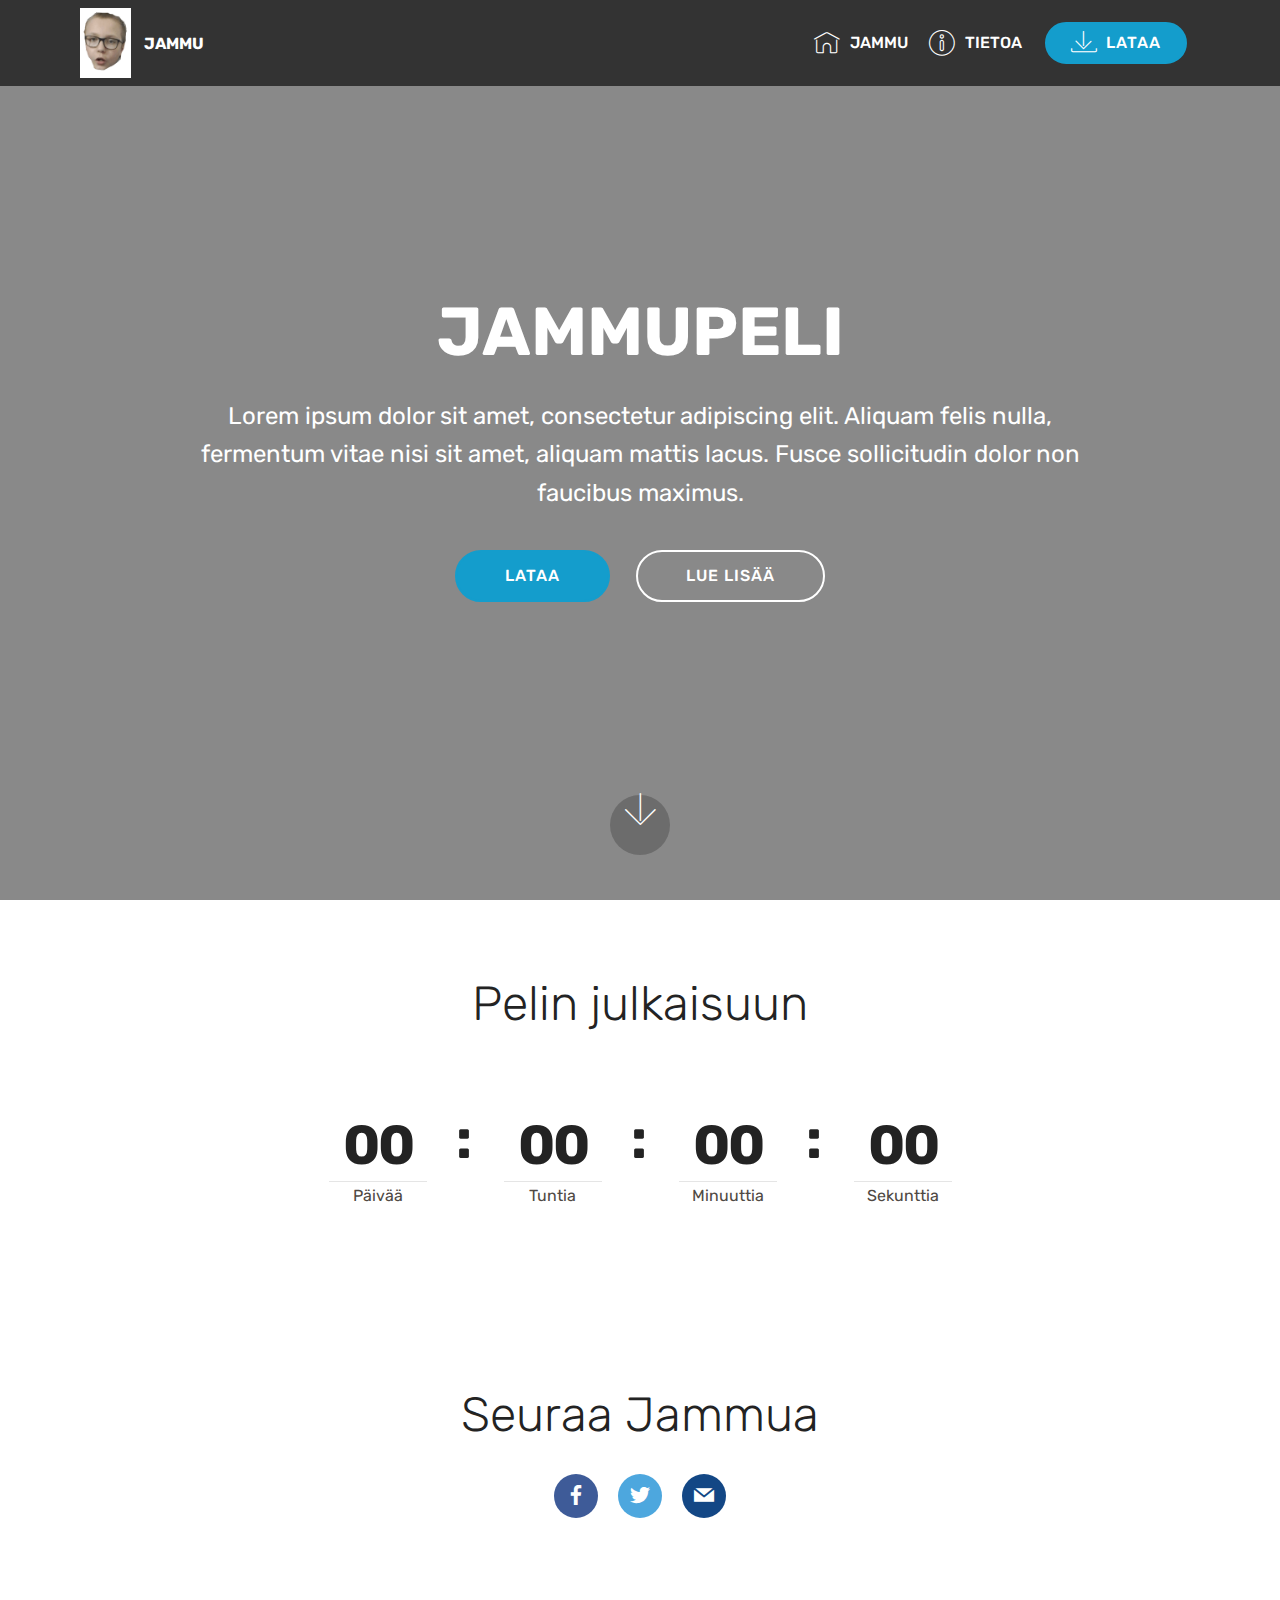
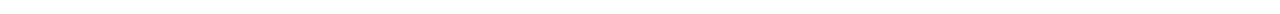
<file: index.html>
<!DOCTYPE html>
<html  >
<head>
  <!-- Site made with Mobirise Website Builder v4.12.2, https://mobirise.com -->
  <meta charset="UTF-8">
  <meta http-equiv="X-UA-Compatible" content="IE=edge">
  <meta name="generator" content="Mobirise v4.12.2, mobirise.com">
  <meta name="viewport" content="width=device-width, initial-scale=1, minimum-scale=1">
  <link rel="shortcut icon" href="assets/images/nim2etn-122x167.png" type="image/x-icon">
  <meta name="description" content="">
  
  <title>Home</title>
  <link rel="stylesheet" href="assets/web/assets/mobirise-icons/mobirise-icons.css">
  <link rel="stylesheet" href="assets/bootstrap/css/bootstrap.min.css">
  <link rel="stylesheet" href="assets/bootstrap/css/bootstrap-grid.min.css">
  <link rel="stylesheet" href="assets/bootstrap/css/bootstrap-reboot.min.css">
  <link rel="stylesheet" href="assets/dropdown/css/style.css">
  <link rel="stylesheet" href="assets/tether/tether.min.css">
  <link rel="stylesheet" href="assets/socicon/css/styles.css">
  <link rel="stylesheet" href="assets/theme/css/style.css">
  <link rel="preload" as="style" href="assets/mobirise/css/mbr-additional.css"><link rel="stylesheet" href="assets/mobirise/css/mbr-additional.css" type="text/css">
  
  
  
</head>
<body>
  <section class="menu cid-rS4sKuc3ZS" once="menu" id="menu1-0">

    

    <nav class="navbar navbar-expand beta-menu navbar-dropdown align-items-center navbar-fixed-top navbar-toggleable-sm">
        <button class="navbar-toggler navbar-toggler-right" type="button" data-toggle="collapse" data-target="#navbarSupportedContent" aria-controls="navbarSupportedContent" aria-expanded="false" aria-label="Toggle navigation">
            <div class="hamburger">
                <span></span>
                <span></span>
                <span></span>
                <span></span>
            </div>
        </button>
        <div class="menu-logo">
            <div class="navbar-brand">
                <span class="navbar-logo">
                    <a href="https://mobirise.co">
                         <img src="assets/images/nim2etn-122x167.png" alt="Mobirise" title="" style="height: 4.4rem;">
                    </a>
                </span>
                <span class="navbar-caption-wrap"><a class="navbar-caption text-white display-4" href="https://mobirise.co">
                        JAMMU</a></span>
            </div>
        </div>
        <div class="collapse navbar-collapse" id="navbarSupportedContent">
            <ul class="navbar-nav nav-dropdown" data-app-modern-menu="true"><li class="nav-item">
                    <a class="nav-link link text-white display-4" href="index.html">
                        <span class="mbri-home mbr-iconfont mbr-iconfont-btn"></span>
                        JAMMU</a>
                </li>
                <li class="nav-item">
                    <a class="nav-link link text-white display-4" href="index.html#header6-2"><span class="mbri-info mbr-iconfont mbr-iconfont-btn"></span>TIETOA</a>
                </li></ul>
            <div class="navbar-buttons mbr-section-btn"><a class="btn btn-sm btn-primary display-4" href="download.html">
                    <span class="mbri-save mbr-iconfont mbr-iconfont-btn "></span>LATAA</a></div>
        </div>
    </nav>
</section>

<section class="engine"><a href="https://mobirise.info/x">free css templates</a></section><section class="header6 cid-rS4w0TRC1Y mbr-fullscreen" data-bg-video="https://www.youtube.com/watch?v=dQw4w9WgXcQ" id="header6-2">

    

    <div class="mbr-overlay" style="opacity: 0.5; background-color: rgb(35, 35, 35);">
    </div>

    <div class="container">
        <div class="row justify-content-md-center">
            <div class="mbr-white col-md-10">
                <h1 class="mbr-section-title align-center mbr-bold pb-3 mbr-fonts-style display-1">
                    JAMMUPELI</h1>
                <p class="mbr-text align-center pb-3 mbr-fonts-style display-5">
                    Lorem ipsum dolor sit amet, consectetur adipiscing elit. Aliquam felis nulla, fermentum vitae nisi sit amet, aliquam mattis lacus. Fusce sollicitudin dolor non faucibus maximus.
                </p>
                <div class="mbr-section-btn align-center"><a class="btn btn-md btn-primary display-4" href="https://mobirise.co">LATAA</a>
                        <a class="btn btn-md btn-white-outline display-4" href="https://mobirise.co">LUE LISÄÄ</a></div>
            </div>
        </div>
    </div>

    <div class="mbr-arrow hidden-sm-down" aria-hidden="true">
        <a href="#next">
            <i class="mbri-down mbr-iconfont"></i>
        </a>
    </div>
</section>

<section class="countdown1 cid-rS4ws0MZ5X" id="countdown1-3">
    
    
    
    <div class="container ">
        <h2 class="mbr-section-title pb-3 align-center mbr-fonts-style display-2">
            Pelin julkaisuun</h2>
        
        
    </div>
    <div class="container countdown-cont align-center">
        <div class="daysCountdown" title="Päivää"></div>
        <div class="hoursCountdown" title="Tuntia"></div> 
        <div class="minutesCountdown" title="Minuuttia"></div> 
        <div class="secondsCountdown" title="Sekunttia"></div>
        <div class="countdown pt-5 mt-2" data-due-date="2020/06/01"> 
        </div>
    </div>
</section>

<section class="cid-rS4y0th7rg" id="social-buttons3-4">
    
    

    

    <div class="container">
        <div class="media-container-row">
            <div class="col-md-8 align-center">
                <h2 class="pb-3 mbr-section-title mbr-fonts-style display-2">
                    Seuraa Jammua</h2>
                <div>
                    <div class="mbr-social-likes">
                        <span class="btn btn-social socicon-bg-facebook facebook mx-2" title="Share link on Facebook">
                            <i class="socicon socicon-facebook"></i>
                        </span>
                        <span class="btn btn-social twitter socicon-bg-twitter mx-2" title="Share link on Twitter">
                            <i class="socicon socicon-twitter"></i>
                        </span>
                        
                        
                        
                        <span class="btn btn-social mailru socicon-bg-mail mx-2" title="Share link on Mailru">
                            <i class="socicon socicon-mail"></i>
                        </span>
                    </div>
                </div>
            </div>
        </div>
    </div>
</section>


  <script src="assets/web/assets/jquery/jquery.min.js"></script>
  <script src="assets/popper/popper.min.js"></script>
  <script src="assets/bootstrap/js/bootstrap.min.js"></script>
  <script src="assets/ytplayer/jquery.mb.ytplayer.min.js"></script>
  <script src="assets/smoothscroll/smooth-scroll.js"></script>
  <script src="assets/dropdown/js/nav-dropdown.js"></script>
  <script src="assets/dropdown/js/navbar-dropdown.js"></script>
  <script src="assets/tether/tether.min.js"></script>
  <script src="assets/vimeoplayer/jquery.mb.vimeo_player.js"></script>
  <script src="assets/countdown/jquery.countdown.min.js"></script>
  <script src="assets/sociallikes/social-likes.js"></script>
  <script src="assets/touchswipe/jquery.touch-swipe.min.js"></script>
  <script src="assets/theme/js/script.js"></script>
  
  
</body>
</html>
</file>
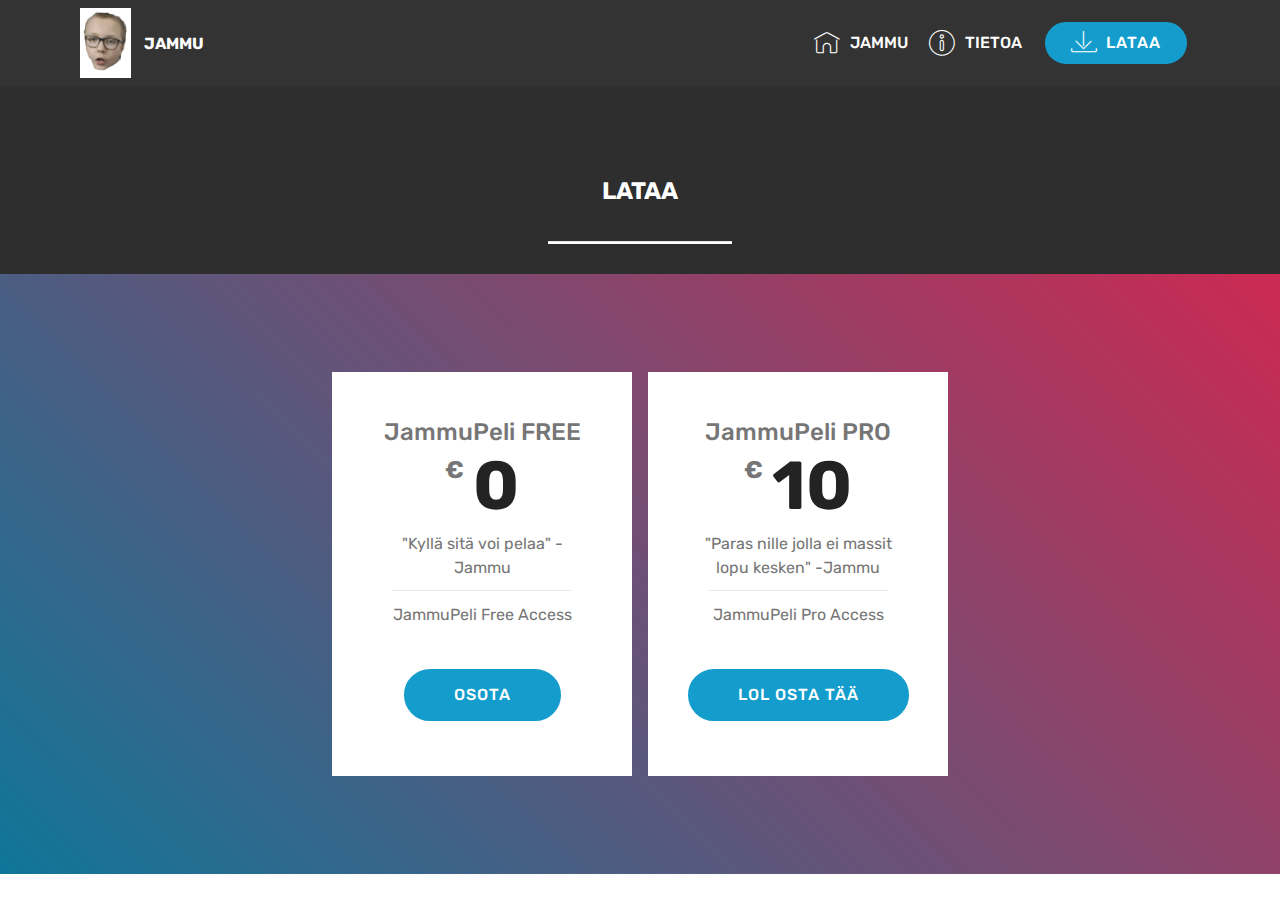
<file: download.html>
<!DOCTYPE html>
<html  >
<head>
  <!-- Site made with Mobirise Website Builder v4.12.2, https://mobirise.com -->
  <meta charset="UTF-8">
  <meta http-equiv="X-UA-Compatible" content="IE=edge">
  <meta name="generator" content="Mobirise v4.12.2, mobirise.com">
  <meta name="viewport" content="width=device-width, initial-scale=1, minimum-scale=1">
  <link rel="shortcut icon" href="assets/images/nim2etn-122x167.png" type="image/x-icon">
  <meta name="description" content="download">
  
  <title>Lataa</title>
  <link rel="stylesheet" href="assets/web/assets/mobirise-icons/mobirise-icons.css">
  <link rel="stylesheet" href="assets/bootstrap/css/bootstrap.min.css">
  <link rel="stylesheet" href="assets/bootstrap/css/bootstrap-grid.min.css">
  <link rel="stylesheet" href="assets/bootstrap/css/bootstrap-reboot.min.css">
  <link rel="stylesheet" href="assets/tether/tether.min.css">
  <link rel="stylesheet" href="assets/dropdown/css/style.css">
  <link rel="stylesheet" href="assets/theme/css/style.css">
  <link rel="preload" as="style" href="assets/mobirise/css/mbr-additional.css"><link rel="stylesheet" href="assets/mobirise/css/mbr-additional.css" type="text/css">
  
  
  
</head>
<body>
  <section class="menu cid-rS4sKuc3ZS" once="menu" id="menu1-6">

    

    <nav class="navbar navbar-expand beta-menu navbar-dropdown align-items-center navbar-fixed-top navbar-toggleable-sm">
        <button class="navbar-toggler navbar-toggler-right" type="button" data-toggle="collapse" data-target="#navbarSupportedContent" aria-controls="navbarSupportedContent" aria-expanded="false" aria-label="Toggle navigation">
            <div class="hamburger">
                <span></span>
                <span></span>
                <span></span>
                <span></span>
            </div>
        </button>
        <div class="menu-logo">
            <div class="navbar-brand">
                <span class="navbar-logo">
                    <a href="https://mobirise.co">
                         <img src="assets/images/nim2etn-122x167.png" alt="Mobirise" title="" style="height: 4.4rem;">
                    </a>
                </span>
                <span class="navbar-caption-wrap"><a class="navbar-caption text-white display-4" href="https://mobirise.co">
                        JAMMU</a></span>
            </div>
        </div>
        <div class="collapse navbar-collapse" id="navbarSupportedContent">
            <ul class="navbar-nav nav-dropdown" data-app-modern-menu="true"><li class="nav-item">
                    <a class="nav-link link text-white display-4" href="index.html">
                        <span class="mbri-home mbr-iconfont mbr-iconfont-btn"></span>
                        JAMMU</a>
                </li>
                <li class="nav-item">
                    <a class="nav-link link text-white display-4" href="index.html#header6-2"><span class="mbri-info mbr-iconfont mbr-iconfont-btn"></span>TIETOA</a>
                </li></ul>
            <div class="navbar-buttons mbr-section-btn"><a class="btn btn-sm btn-primary display-4" href="download.html">
                    <span class="mbri-save mbr-iconfont mbr-iconfont-btn "></span>LATAA</a></div>
        </div>
    </nav>
</section>

<section class="engine"><a href="https://mobirise.info/p">site templates free download</a></section><section class="mbr-section article content10 cid-rS4Aizfpwp" id="content10-9">
    
     

    <div class="container">
        <div class="inner-container" style="width: 66%;">
            <hr class="line" style="width: 25%;">
            <div class="section-text align-center mbr-white mbr-fonts-style display-5">
                    <br><br><br><strong>LATAA</strong></div>
            <hr class="line" style="width: 25%;">
        </div>
    </div>
</section>

<section class="pricing-table1 cid-rS4z5jK9Kh" id="pricing-tables1-7">

    

    
    <div class="container">
        <div class="media-container-row">

            <div class="plan col-12 mx-2 my-2 justify-content-center col-lg-6">
                <div class="plan-header text-center pt-5">
                    <h3 class="plan-title mbr-fonts-style display-5">
                        JammuPeli FREE</h3>
                    <div class="plan-price">
                        <span class="price-value mbr-fonts-style display-5">€&nbsp;</span>
                        <span class="price-figure mbr-fonts-style display-1">0</span>
                        <small class="price-term mbr-fonts-style display-7"></small>
                    </div>
                </div>
                <div class="plan-body pb-5">
                    <div class="plan-list align-center">
                        <ul class="list-group list-group-flush mbr-fonts-style display-7">
                            <li class="list-group-item">"Kyllä sitä voi pelaa" -Jammu</li>
                            <li class="list-group-item">
                                JammuPeli Free Access</li>
                        </ul>
                    </div>
                    <div class="mbr-section-btn text-center pt-4"><a href="https://mobirise.co" class="btn btn-primary display-4">OSOTA</a></div>
                </div>
            </div>

            <div class="plan col-12 mx-2 my-2 justify-content-center col-lg-6">
                <div class="plan-header text-center pt-5">
                    <h3 class="plan-title mbr-fonts-style display-5">
                        JammuPeli PRO</h3>
                    <div class="plan-price">
                        <span class="price-value mbr-fonts-style display-5">€&nbsp;</span>
                        <span class="price-figure mbr-fonts-style display-1">10</span>
                        <small class="price-term mbr-fonts-style display-7"></small>
                    </div>
                </div>
                <div class="plan-body pb-5">
                    <div class="plan-list align-center">
                        <ul class="list-group list-group-flush mbr-fonts-style display-7">
                            <li class="list-group-item">"Paras nille jolla ei massit lopu kesken" -Jammu</li>
                            <li class="list-group-item">JammuPeli Pro Access</li>
                        </ul>
                    </div>
                    <div class="mbr-section-btn text-center pt-4"><a href="https://mobirise.co" class="btn btn-primary display-4">LOL OSTA TÄÄ</a></div>
                </div>
            </div>

            

            
        </div>
    </div>
</section>


  <script src="assets/web/assets/jquery/jquery.min.js"></script>
  <script src="assets/popper/popper.min.js"></script>
  <script src="assets/bootstrap/js/bootstrap.min.js"></script>
  <script src="assets/tether/tether.min.js"></script>
  <script src="assets/smoothscroll/smooth-scroll.js"></script>
  <script src="assets/dropdown/js/nav-dropdown.js"></script>
  <script src="assets/dropdown/js/navbar-dropdown.js"></script>
  <script src="assets/touchswipe/jquery.touch-swipe.min.js"></script>
  <script src="assets/theme/js/script.js"></script>
  
  
</body>
</html>
</file>
<file: assets/web/assets/mobirise-icons/mobirise-icons.css>
@font-face {
  font-family: 'MobiriseIcons';
  src:  url('mobirise-icons.eot?spat4u');
  src:  url('mobirise-icons.eot?spat4u#iefix') format('embedded-opentype'),
    url('mobirise-icons.ttf?spat4u') format('truetype'),
    url('mobirise-icons.woff?spat4u') format('woff'),
    url('mobirise-icons.svg?spat4u#MobiriseIcons') format('svg');
  font-weight: normal;
  font-style: normal;
  font-display: swap;
}

[class^="mbri-"], [class*=" mbri-"] {
  /* use !important to prevent issues with browser extensions that change fonts */
  font-family: MobiriseIcons !important;
  speak: none;
  font-style: normal;
  font-weight: normal;
  font-variant: normal;
  text-transform: none;
  line-height: 1;

  /* Better Font Rendering =========== */
  -webkit-font-smoothing: antialiased;
  -moz-osx-font-smoothing: grayscale;
}

.mbri-add-submenu:before {
  content: "\e900";
}
.mbri-alert:before {
  content: "\e901";
}
.mbri-align-center:before {
  content: "\e902";
}
.mbri-align-justify:before {
  content: "\e903";
}
.mbri-align-left:before {
  content: "\e904";
}
.mbri-align-right:before {
  content: "\e905";
}
.mbri-android:before {
  content: "\e906";
}
.mbri-apple:before {
  content: "\e907";
}
.mbri-arrow-down:before {
  content: "\e908";
}
.mbri-arrow-next:before {
  content: "\e909";
}
.mbri-arrow-prev:before {
  content: "\e90a";
}
.mbri-arrow-up:before {
  content: "\e90b";
}
.mbri-bold:before {
  content: "\e90c";
}
.mbri-bookmark:before {
  content: "\e90d";
}
.mbri-bootstrap:before {
  content: "\e90e";
}
.mbri-briefcase:before {
  content: "\e90f";
}
.mbri-browse:before {
  content: "\e910";
}
.mbri-bulleted-list:before {
  content: "\e911";
}
.mbri-calendar:before {
  content: "\e912";
}
.mbri-camera:before {
  content: "\e913";
}
.mbri-cart-add:before {
  content: "\e914";
}
.mbri-cart-full:before {
  content: "\e915";
}
.mbri-cash:before {
  content: "\e916";
}
.mbri-change-style:before {
  content: "\e917";
}
.mbri-chat:before {
  content: "\e918";
}
.mbri-clock:before {
  content: "\e919";
}
.mbri-close:before {
  content: "\e91a";
}
.mbri-cloud:before {
  content: "\e91b";
}
.mbri-code:before {
  content: "\e91c";
}
.mbri-contact-form:before {
  content: "\e91d";
}
.mbri-credit-card:before {
  content: "\e91e";
}
.mbri-cursor-click:before {
  content: "\e91f";
}
.mbri-cust-feedback:before {
  content: "\e920";
}
.mbri-database:before {
  content: "\e921";
}
.mbri-delivery:before {
  content: "\e922";
}
.mbri-desktop:before {
  content: "\e923";
}
.mbri-devices:before {
  content: "\e924";
}
.mbri-down:before {
  content: "\e925";
}
.mbri-download:before {
  content: "\e989";
}
.mbri-drag-n-drop:before {
  content: "\e927";
}
.mbri-drag-n-drop2:before {
  content: "\e928";
}
.mbri-edit:before {
  content: "\e929";
}
.mbri-edit2:before {
  content: "\e92a";
}
.mbri-error:before {
  content: "\e92b";
}
.mbri-extension:before {
  content: "\e92c";
}
.mbri-features:before {
  content: "\e92d";
}
.mbri-file:before {
  content: "\e92e";
}
.mbri-flag:before {
  content: "\e92f";
}
.mbri-folder:before {
  content: "\e930";
}
.mbri-gift:before {
  content: "\e931";
}
.mbri-github:before {
  content: "\e932";
}
.mbri-globe:before {
  content: "\e933";
}
.mbri-globe-2:before {
  content: "\e934";
}
.mbri-growing-chart:before {
  content: "\e935";
}
.mbri-hearth:before {
  content: "\e936";
}
.mbri-help:before {
  content: "\e937";
}
.mbri-home:before {
  content: "\e938";
}
.mbri-hot-cup:before {
  content: "\e939";
}
.mbri-idea:before {
  content: "\e93a";
}
.mbri-image-gallery:before {
  content: "\e93b";
}
.mbri-image-slider:before {
  content: "\e93c";
}
.mbri-info:before {
  content: "\e93d";
}
.mbri-italic:before {
  content: "\e93e";
}
.mbri-key:before {
  content: "\e93f";
}
.mbri-laptop:before {
  content: "\e940";
}
.mbri-layers:before {
  content: "\e941";
}
.mbri-left-right:before {
  content: "\e942";
}
.mbri-left:before {
  content: "\e943";
}
.mbri-letter:before {
  content: "\e944";
}
.mbri-like:before {
  content: "\e945";
}
.mbri-link:before {
  content: "\e946";
}
.mbri-lock:before {
  content: "\e947";
}
.mbri-login:before {
  content: "\e948";
}
.mbri-logout:before {
  content: "\e949";
}
.mbri-magic-stick:before {
  content: "\e94a";
}
.mbri-map-pin:before {
  content: "\e94b";
}
.mbri-menu:before {
  content: "\e94c";
}
.mbri-mobile:before {
  content: "\e94d";
}
.mbri-mobile2:before {
  content: "\e94e";
}
.mbri-mobirise:before {
  content: "\e94f";
}
.mbri-more-horizontal:before {
  content: "\e950";
}
.mbri-more-vertical:before {
  content: "\e951";
}
.mbri-music:before {
  content: "\e952";
}
.mbri-new-file:before {
  content: "\e953";
}
.mbri-numbered-list:before {
  content: "\e954";
}
.mbri-opened-folder:before {
  content: "\e955";
}
.mbri-pages:before {
  content: "\e956";
}
.mbri-paper-plane:before {
  content: "\e957";
}
.mbri-paperclip:before {
  content: "\e958";
}
.mbri-photo:before {
  content: "\e959";
}
.mbri-photos:before {
  content: "\e95a";
}
.mbri-pin:before {
  content: "\e95b";
}
.mbri-play:before {
  content: "\e95c";
}
.mbri-plus:before {
  content: "\e95d";
}
.mbri-preview:before {
  content: "\e95e";
}
.mbri-print:before {
  content: "\e95f";
}
.mbri-protect:before {
  content: "\e960";
}
.mbri-question:before {
  content: "\e961";
}
.mbri-quote-left:before {
  content: "\e962";
}
.mbri-quote-right:before {
  content: "\e963";
}
.mbri-refresh:before {
  content: "\e964";
}
.mbri-responsive:before {
  content: "\e965";
}
.mbri-right:before {
  content: "\e966";
}
.mbri-rocket:before {
  content: "\e967";
}
.mbri-sad-face:before {
  content: "\e968";
}
.mbri-sale:before {
  content: "\e969";
}
.mbri-save:before {
  content: "\e96a";
}
.mbri-search:before {
  content: "\e96b";
}
.mbri-setting:before {
  content: "\e96c";
}
.mbri-setting2:before {
  content: "\e96d";
}
.mbri-setting3:before {
  content: "\e96e";
}
.mbri-share:before {
  content: "\e96f";
}
.mbri-shopping-bag:before {
  content: "\e970";
}
.mbri-shopping-basket:before {
  content: "\e971";
}
.mbri-shopping-cart:before {
  content: "\e972";
}
.mbri-sites:before {
  content: "\e973";
}
.mbri-smile-face:before {
  content: "\e974";
}
.mbri-speed:before {
  content: "\e975";
}
.mbri-star:before {
  content: "\e976";
}
.mbri-success:before {
  content: "\e977";
}
.mbri-sun:before {
  content: "\e978";
}
.mbri-sun2:before {
  content: "\e979";
}
.mbri-tablet:before {
  content: "\e97a";
}
.mbri-tablet-vertical:before {
  content: "\e97b";
}
.mbri-target:before {
  content: "\e97c";
}
.mbri-timer:before {
  content: "\e97d";
}
.mbri-to-ftp:before {
  content: "\e97e";
}
.mbri-to-local-drive:before {
  content: "\e97f";
}
.mbri-touch-swipe:before {
  content: "\e980";
}
.mbri-touch:before {
  content: "\e981";
}
.mbri-trash:before {
  content: "\e982";
}
.mbri-underline:before {
  content: "\e983";
}
.mbri-unlink:before {
  content: "\e984";
}
.mbri-unlock:before {
  content: "\e985";
}
.mbri-up-down:before {
  content: "\e986";
}
.mbri-up:before {
  content: "\e987";
}
.mbri-update:before {
  content: "\e988";
}
.mbri-upload:before {
 content: "\e926"; 
}
.mbri-user:before {
  content: "\e98a";
}
.mbri-user2:before {
  content: "\e98b";
}
.mbri-users:before {
  content: "\e98c";
}
.mbri-video:before {
  content: "\e98d";
}
.mbri-video-play:before {
  content: "\e98e";
}
.mbri-watch:before {
  content: "\e98f";
}
.mbri-website-theme:before {
  content: "\e990";
}
.mbri-wifi:before {
  content: "\e991";
}
.mbri-windows:before {
  content: "\e992";
}
.mbri-zoom-out:before {
  content: "\e993";
}
.mbri-redo:before {
  content: "\e994";
}
.mbri-undo:before {
  content: "\e995";
}
</file>
<file: assets/dropdown/css/style.css>
.navbar-dropdown {
  left: 0;
  padding: 0;
  position: absolute;
  right: 0;
  top: 0;
  transition: all 0.45s ease;
  z-index: 1030;
  background: #282828; }
  .navbar-dropdown .navbar-logo {
    margin-right: 0.8rem;
    transition: margin 0.3s ease-in-out;
    vertical-align: middle; }
    .navbar-dropdown .navbar-logo img {
      height: 3.125rem;
      transition: all 0.3s ease-in-out; }
    .navbar-dropdown .navbar-logo.mbr-iconfont {
      font-size: 3.125rem;
      line-height: 3.125rem; }
  .navbar-dropdown .navbar-caption {
    font-weight: 700;
    white-space: normal;
    vertical-align: -4px;
    line-height: 3.125rem !important; }
    .navbar-dropdown .navbar-caption, .navbar-dropdown .navbar-caption:hover {
      color: inherit;
      text-decoration: none; }
  .navbar-dropdown .mbr-iconfont + .navbar-caption {
    vertical-align: -1px; }
  .navbar-dropdown.navbar-fixed-top {
    position: fixed; }
  .navbar-dropdown .navbar-brand span {
    vertical-align: -4px; }
  .navbar-dropdown.bg-color.transparent {
    background: none; }
  .navbar-dropdown.navbar-short .navbar-brand {
    padding: 0.625rem 0; }
    .navbar-dropdown.navbar-short .navbar-brand span {
      vertical-align: -1px; }
  .navbar-dropdown.navbar-short .navbar-caption {
    line-height: 2.375rem !important;
    vertical-align: -2px; }
  .navbar-dropdown.navbar-short .navbar-logo {
    margin-right: 0.5rem; }
    .navbar-dropdown.navbar-short .navbar-logo img {
      height: 2.375rem; }
    .navbar-dropdown.navbar-short .navbar-logo.mbr-iconfont {
      font-size: 2.375rem;
      line-height: 2.375rem; }
  .navbar-dropdown.navbar-short .mbr-table-cell {
    height: 3.625rem; }
  .navbar-dropdown .navbar-close {
    left: 0.6875rem;
    position: fixed;
    top: 0.75rem;
    z-index: 1000; }
  .navbar-dropdown .hamburger-icon {
    content: "";
    display: inline-block;
    vertical-align: middle;
    width: 16px;
    -webkit-box-shadow: 0 -6px 0 1px #282828,0 0 0 1px #282828,0 6px 0 1px #282828;
    -moz-box-shadow: 0 -6px 0 1px #282828,0 0 0 1px #282828,0 6px 0 1px #282828;
    box-shadow: 0 -6px 0 1px #282828,0 0 0 1px #282828,0 6px 0 1px #282828; }

.dropdown-menu .dropdown-toggle[data-toggle="dropdown-submenu"]::after {
  border-bottom: 0.35em solid transparent;
  border-left: 0.35em solid;
  border-right: 0;
  border-top: 0.35em solid transparent;
  margin-left: 0.3rem; }

.dropdown-menu .dropdown-item:focus {
  outline: 0; }

.nav-dropdown {
  font-size: 0.75rem;
  font-weight: 500;
  height: auto !important; }
  .nav-dropdown .nav-btn {
    padding-left: 1rem; }
  .nav-dropdown .link {
    margin: .667em 1.667em;
    font-weight: 500;
    padding: 0;
    transition: color .2s ease-in-out; }
    .nav-dropdown .link.dropdown-toggle {
      margin-right: 2.583em; }
      .nav-dropdown .link.dropdown-toggle::after {
        margin-left: .25rem;
        border-top: 0.35em solid;
        border-right: 0.35em solid transparent;
        border-left: 0.35em solid transparent;
        border-bottom: 0; }
      .nav-dropdown .link.dropdown-toggle[aria-expanded="true"] {
        margin: 0;
        padding: 0.667em 3.263em  0.667em 1.667em; }
  .nav-dropdown .link::after,
  .nav-dropdown .dropdown-item::after {
    color: inherit; }
  .nav-dropdown .btn {
    font-size: 0.75rem;
    font-weight: 700;
    letter-spacing: 0;
    margin-bottom: 0;
    padding-left: 1.25rem;
    padding-right: 1.25rem; }
  .nav-dropdown .dropdown-menu {
    border-radius: 0;
    border: 0;
    left: 0;
    margin: 0;
    padding-bottom: 1.25rem;
    padding-top: 1.25rem;
    position: relative; }
  .nav-dropdown .dropdown-submenu {
    margin-left: 0.125rem;
    top: 0; }
  .nav-dropdown .dropdown-item {
    font-weight: 500;
    line-height: 2;
    padding: 0.3846em 4.615em 0.3846em 1.5385em;
    position: relative;
    transition: color .2s ease-in-out, background-color .2s ease-in-out; }
    .nav-dropdown .dropdown-item::after {
      margin-top: -0.3077em;
      position: absolute;
      right: 1.1538em;
      top: 50%; }
    .nav-dropdown .dropdown-item:focus, .nav-dropdown .dropdown-item:hover {
      background: none; }

@media (max-width: 767px) {
  .nav-dropdown.navbar-toggleable-sm {
    bottom: 0;
    display: none;
    left: 0;
    overflow-x: hidden;
    position: fixed;
    top: 0;
    transform: translateX(-100%);
    -ms-transform: translateX(-100%);
    -webkit-transform: translateX(-100%);
    width: 18.75rem;
    z-index: 999; } }
.nav-dropdown.navbar-toggleable-xl {
  bottom: 0;
  display: none;
  left: 0;
  overflow-x: hidden;
  position: fixed;
  top: 0;
  transform: translateX(-100%);
  -ms-transform: translateX(-100%);
  -webkit-transform: translateX(-100%);
  width: 18.75rem;
  z-index: 999; }

.nav-dropdown-sm {
  display: block !important;
  overflow-x: hidden;
  overflow: auto;
  padding-top: 3.875rem; }
  .nav-dropdown-sm::after {
    content: "";
    display: block;
    height: 3rem;
    width: 100%; }
  .nav-dropdown-sm.collapse.in ~ .navbar-close {
    display: block !important; }
  .nav-dropdown-sm.collapsing, .nav-dropdown-sm.collapse.in {
    transform: translateX(0);
    -ms-transform: translateX(0);
    -webkit-transform: translateX(0);
    transition: all 0.25s ease-out;
    -webkit-transition: all 0.25s ease-out;
    background: #282828; }
  .nav-dropdown-sm.collapsing[aria-expanded="false"] {
    transform: translateX(-100%);
    -ms-transform: translateX(-100%);
    -webkit-transform: translateX(-100%); }
  .nav-dropdown-sm .nav-item {
    display: block;
    margin-left: 0 !important;
    padding-left: 0; }
  .nav-dropdown-sm .link,
  .nav-dropdown-sm .dropdown-item {
    border-top: 1px dotted rgba(255, 255, 255, 0.1);
    font-size: 0.8125rem;
    line-height: 1.6;
    margin: 0 !important;
    padding: 0.875rem 2.4rem 0.875rem 1.5625rem !important;
    position: relative;
    white-space: normal; }
    .nav-dropdown-sm .link:focus, .nav-dropdown-sm .link:hover,
    .nav-dropdown-sm .dropdown-item:focus,
    .nav-dropdown-sm .dropdown-item:hover {
      background: rgba(0, 0, 0, 0.2) !important;
      color: #c0a375; }
  .nav-dropdown-sm .nav-btn {
    position: relative;
    padding: 1.5625rem 1.5625rem 0 1.5625rem; }
    .nav-dropdown-sm .nav-btn::before {
      border-top: 1px dotted rgba(255, 255, 255, 0.1);
      content: "";
      left: 0;
      position: absolute;
      top: 0;
      width: 100%; }
    .nav-dropdown-sm .nav-btn + .nav-btn {
      padding-top: 0.625rem; }
      .nav-dropdown-sm .nav-btn + .nav-btn::before {
        display: none; }
  .nav-dropdown-sm .btn {
    padding: 0.625rem 0; }
  .nav-dropdown-sm .dropdown-toggle[data-toggle="dropdown-submenu"]::after {
    margin-left: .25rem;
    border-top: 0.35em solid;
    border-right: 0.35em solid transparent;
    border-left: 0.35em solid transparent;
    border-bottom: 0; }
  .nav-dropdown-sm .dropdown-toggle[data-toggle="dropdown-submenu"][aria-expanded="true"]::after {
    border-top: 0;
    border-right: 0.35em solid transparent;
    border-left: 0.35em solid transparent;
    border-bottom: 0.35em solid; }
  .nav-dropdown-sm .dropdown-menu {
    margin: 0;
    padding: 0;
    position: relative;
    top: 0;
    left: 0;
    width: 100%;
    border: 0;
    float: none;
    border-radius: 0;
    background: none; }
  .nav-dropdown-sm .dropdown-submenu {
    left: 100%;
    margin-left: 0.125rem;
    margin-top: -1.25rem;
    top: 0; }

.navbar-toggleable-sm .nav-dropdown .dropdown-menu {
  position: absolute; }

.navbar-toggleable-sm .nav-dropdown .dropdown-submenu {
  left: 100%;
  margin-left: 0.125rem;
  margin-top: -1.25rem;
  top: 0; }

.navbar-toggleable-sm.opened .nav-dropdown .dropdown-menu {
  position: relative; }

.navbar-toggleable-sm.opened .nav-dropdown .dropdown-submenu {
  left: 0;
  margin-left: 00rem;
  margin-top: 0rem;
  top: 0; }

.is-builder .nav-dropdown.collapsing {
  transition: none !important; }

/*# sourceMappingURL=style.css.map */
</file>
<file: assets/socicon/css/styles.css>
@charset "UTF-8";

@font-face {
  font-family: "socicon";
  src:url("../fonts/socicon.eot");
  src:url("../fonts/socicon.eot?#iefix") format("embedded-opentype"),
    url("../fonts/socicon.woff") format("woff"),
    url("../fonts/socicon.ttf") format("truetype"),
    url("../fonts/socicon.svg#socicon") format("svg");
  font-weight: normal;
  font-style: normal;
  font-display:swap;
}

[data-icon]:before {
  font-family: "socicon" !important;
  content: attr(data-icon);
  font-style: normal !important;
  font-weight: normal !important;
  font-variant: normal !important;
  text-transform: none !important;
  speak: none;
  line-height: 1;
  -webkit-font-smoothing: antialiased;
  -moz-osx-font-smoothing: grayscale;
}

[class^="socicon-"]:before,
[class*=" socicon-"]:before {
  font-family: "socicon" !important;
  font-style: normal !important;
  font-weight: normal !important;
  font-variant: normal !important;
  text-transform: none !important;
  speak: none;
  line-height: 1;
  -webkit-font-smoothing: antialiased;
  -moz-osx-font-smoothing: grayscale;
}

.socicon-modelmayhem:before {
  content: "\e000";
}
.socicon-mixcloud:before {
  content: "\e001";
}
.socicon-drupal:before {
  content: "\e002";
}
.socicon-swarm:before {
  content: "\e003";
}
.socicon-istock:before {
  content: "\e004";
}
.socicon-yammer:before {
  content: "\e005";
}
.socicon-ello:before {
  content: "\e006";
}
.socicon-stackoverflow:before {
  content: "\e007";
}
.socicon-persona:before {
  content: "\e008";
}
.socicon-triplej:before {
  content: "\e009";
}
.socicon-houzz:before {
  content: "\e00a";
}
.socicon-rss:before {
  content: "\e00b";
}
.socicon-paypal:before {
  content: "\e00c";
}
.socicon-odnoklassniki:before {
  content: "\e00d";
}
.socicon-airbnb:before {
  content: "\e00e";
}
.socicon-periscope:before {
  content: "\e00f";
}
.socicon-outlook:before {
  content: "\e010";
}
.socicon-coderwall:before {
  content: "\e011";
}
.socicon-tripadvisor:before {
  content: "\e012";
}
.socicon-appnet:before {
  content: "\e013";
}
.socicon-goodreads:before {
  content: "\e014";
}
.socicon-tripit:before {
  content: "\e015";
}
.socicon-lanyrd:before {
  content: "\e016";
}
.socicon-slideshare:before {
  content: "\e017";
}
.socicon-buffer:before {
  content: "\e018";
}
.socicon-disqus:before {
  content: "\e019";
}
.socicon-vkontakte:before {
  content: "\e01a";
}
.socicon-whatsapp:before {
  content: "\e01b";
}
.socicon-patreon:before {
  content: "\e01c";
}
.socicon-storehouse:before {
  content: "\e01d";
}
.socicon-pocket:before {
  content: "\e01e";
}
.socicon-mail:before {
  content: "\e01f";
}
.socicon-blogger:before {
  content: "\e020";
}
.socicon-technorati:before {
  content: "\e021";
}
.socicon-reddit:before {
  content: "\e022";
}
.socicon-dribbble:before {
  content: "\e023";
}
.socicon-stumbleupon:before {
  content: "\e024";
}
.socicon-digg:before {
  content: "\e025";
}
.socicon-envato:before {
  content: "\e026";
}
.socicon-behance:before {
  content: "\e027";
}
.socicon-delicious:before {
  content: "\e028";
}
.socicon-deviantart:before {
  content: "\e029";
}
.socicon-forrst:before {
  content: "\e02a";
}
.socicon-play:before {
  content: "\e02b";
}
.socicon-zerply:before {
  content: "\e02c";
}
.socicon-wikipedia:before {
  content: "\e02d";
}
.socicon-apple:before {
  content: "\e02e";
}
.socicon-flattr:before {
  content: "\e02f";
}
.socicon-github:before {
  content: "\e030";
}
.socicon-renren:before {
  content: "\e031";
}
.socicon-friendfeed:before {
  content: "\e032";
}
.socicon-newsvine:before {
  content: "\e033";
}
.socicon-identica:before {
  content: "\e034";
}
.socicon-bebo:before {
  content: "\e035";
}
.socicon-zynga:before {
  content: "\e036";
}
.socicon-steam:before {
  content: "\e037";
}
.socicon-xbox:before {
  content: "\e038";
}
.socicon-windows:before {
  content: "\e039";
}
.socicon-qq:before {
  content: "\e03a";
}
.socicon-douban:before {
  content: "\e03b";
}
.socicon-meetup:before {
  content: "\e03c";
}
.socicon-playstation:before {
  content: "\e03d";
}
.socicon-android:before {
  content: "\e03e";
}
.socicon-snapchat:before {
  content: "\e03f";
}
.socicon-twitter:before {
  content: "\e040";
}
.socicon-facebook:before {
  content: "\e041";
}
.socicon-googleplus:before {
  content: "\e042";
}
.socicon-pinterest:before {
  content: "\e043";
}
.socicon-foursquare:before {
  content: "\e044";
}
.socicon-yahoo:before {
  content: "\e045";
}
.socicon-skype:before {
  content: "\e046";
}
.socicon-yelp:before {
  content: "\e047";
}
.socicon-feedburner:before {
  content: "\e048";
}
.socicon-linkedin:before {
  content: "\e049";
}
.socicon-viadeo:before {
  content: "\e04a";
}
.socicon-xing:before {
  content: "\e04b";
}
.socicon-myspace:before {
  content: "\e04c";
}
.socicon-soundcloud:before {
  content: "\e04d";
}
.socicon-spotify:before {
  content: "\e04e";
}
.socicon-grooveshark:before {
  content: "\e04f";
}
.socicon-lastfm:before {
  content: "\e050";
}
.socicon-youtube:before {
  content: "\e051";
}
.socicon-vimeo:before {
  content: "\e052";
}
.socicon-dailymotion:before {
  content: "\e053";
}
.socicon-vine:before {
  content: "\e054";
}
.socicon-flickr:before {
  content: "\e055";
}
.socicon-500px:before {
  content: "\e056";
}
.socicon-wordpress:before {
  content: "\e058";
}
.socicon-tumblr:before {
  content: "\e059";
}
.socicon-twitch:before {
  content: "\e05a";
}
.socicon-8tracks:before {
  content: "\e05b";
}
.socicon-amazon:before {
  content: "\e05c";
}
.socicon-icq:before {
  content: "\e05d";
}
.socicon-smugmug:before {
  content: "\e05e";
}
.socicon-ravelry:before {
  content: "\e05f";
}
.socicon-weibo:before {
  content: "\e060";
}
.socicon-baidu:before {
  content: "\e061";
}
.socicon-angellist:before {
  content: "\e062";
}
.socicon-ebay:before {
  content: "\e063";
}
.socicon-imdb:before {
  content: "\e064";
}
.socicon-stayfriends:before {
  content: "\e065";
}
.socicon-residentadvisor:before {
  content: "\e066";
}
.socicon-google:before {
  content: "\e067";
}
.socicon-yandex:before {
  content: "\e068";
}
.socicon-sharethis:before {
  content: "\e069";
}
.socicon-bandcamp:before {
  content: "\e06a";
}
.socicon-itunes:before {
  content: "\e06b";
}
.socicon-deezer:before {
  content: "\e06c";
}
.socicon-telegram:before {
  content: "\e06e";
}
.socicon-openid:before {
  content: "\e06f";
}
.socicon-amplement:before {
  content: "\e070";
}
.socicon-viber:before {
  content: "\e071";
}
.socicon-zomato:before {
  content: "\e072";
}
.socicon-draugiem:before {
  content: "\e074";
}
.socicon-endomodo:before {
  content: "\e075";
}
.socicon-filmweb:before {
  content: "\e076";
}
.socicon-stackexchange:before {
  content: "\e077";
}
.socicon-wykop:before {
  content: "\e078";
}
.socicon-teamspeak:before {
  content: "\e079";
}
.socicon-teamviewer:before {
  content: "\e07a";
}
.socicon-ventrilo:before {
  content: "\e07b";
}
.socicon-younow:before {
  content: "\e07c";
}
.socicon-raidcall:before {
  content: "\e07d";
}
.socicon-mumble:before {
  content: "\e07e";
}
.socicon-medium:before {
  content: "\e06d";
}
.socicon-bebee:before {
  content: "\e07f";
}
.socicon-hitbox:before {
  content: "\e080";
}
.socicon-reverbnation:before {
  content: "\e081";
}
.socicon-formulr:before {
  content: "\e082";
}
.socicon-instagram:before {
  content: "\e057";
}
.socicon-battlenet:before {
  content: "\e083";
}
.socicon-chrome:before {
  content: "\e084";
}
.socicon-discord:before {
  content: "\e086";
}
.socicon-issuu:before {
  content: "\e087";
}
.socicon-macos:before {
  content: "\e088";
}
.socicon-firefox:before {
  content: "\e089";
}
.socicon-opera:before {
  content: "\e08d";
}
.socicon-keybase:before {
  content: "\e090";
}
.socicon-alliance:before {
  content: "\e091";
}
.socicon-livejournal:before {
  content: "\e092";
}
.socicon-googlephotos:before {
  content: "\e093";
}
.socicon-horde:before {
  content: "\e094";
}
.socicon-etsy:before {
  content: "\e095";
}
.socicon-zapier:before {
  content: "\e096";
}
.socicon-google-scholar:before {
  content: "\e097";
}
.socicon-researchgate:before {
  content: "\e098";
}
.socicon-wechat:before {
  content: "\e099";
}
.socicon-strava:before {
  content: "\e09a";
}
.socicon-line:before {
  content: "\e09b";
}
.socicon-lyft:before {
  content: "\e09c";
}
.socicon-uber:before {
  content: "\e09d";
}
.socicon-songkick:before {
  content: "\e09e";
}
.socicon-viewbug:before {
  content: "\e09f";
}
.socicon-googlegroups:before {
  content: "\e0a0";
}
.socicon-quora:before {
  content: "\e073";
}
.socicon-diablo:before {
  content: "\e085";
}
.socicon-blizzard:before {
  content: "\e0a1";
}
.socicon-hearthstone:before {
  content: "\e08b";
}
.socicon-heroes:before {
  content: "\e08a";
}
.socicon-overwatch:before {
  content: "\e08c";
}
.socicon-warcraft:before {
  content: "\e08e";
}
.socicon-starcraft:before {
  content: "\e08f";
}
.socicon-beam:before {
  content: "\e0a2";
}
.socicon-curse:before {
  content: "\e0a3";
}
.socicon-player:before {
  content: "\e0a4";
}
.socicon-streamjar:before {
  content: "\e0a5";
}
.socicon-nintendo:before {
  content: "\e0a6";
}
.socicon-hellocoton:before {
  content: "\e0a7";
}
</file>
<file: assets/theme/css/style.css>
/*!
 * Mobirise v4 theme (https://mobirise.com/)
 * Copyright 2017 Mobirise
 */
section {
  background-color: #eeeeee; }

body {
  font-style: normal;
  line-height: 1.5; }

section,
.container,
.container-fluid {
  position: relative;
  word-wrap: break-word; }

a.mbr-iconfont:hover {
  text-decoration: none; }

.article .lead p,
.article .lead ul,
.article .lead ol,
.article .lead pre,
.article .lead blockquote {
  margin-bottom: 0; }

ul,
ol,
pre,
blockquote {
  margin-bottom: 2.3125rem; }

pre {
  background: #f4f4f4;
  padding: 10px 24px;
  white-space: pre-wrap; }

.inactive {
  -webkit-user-select: none;
  -moz-user-select: none;
  -ms-user-select: none;
  user-select: none;
  pointer-events: none;
  -webkit-user-drag: none;
  user-drag: none; }

.mbr-section__comments .row {
  justify-content: center;
  -webkit-justify-content: center; }

a {
  font-style: normal;
  font-weight: 400;
  cursor: pointer; }
  a, a:hover {
    text-decoration: none; }

figure {
  margin-bottom: 0; }

body {
  color: #232323; }

h1,
h2,
h3,
h4,
h5,
h6,
.h1,
.h2,
.h3,
.h4,
.h5,
.h6,
.display-1,
.display-2,
.display-3,
.display-4 {
  line-height: 1;
  word-break: break-word;
  word-wrap: break-word; }

.mbr-section-title {
  font-style: normal;
  line-height: 1.2; }

.mbr-section-subtitle {
  line-height: 1.3; }

.mbr-text {
  font-style: normal;
  line-height: 1.6; }

b,
strong {
  font-weight: bold; }

blockquote {
  padding: 10px 0 10px 20px;
  position: relative;
  border-left: 2px solid;
  border-color: #ff3366; }

input:-webkit-autofill, input:-webkit-autofill:hover, input:-webkit-autofill:focus, input:-webkit-autofill:active {
  transition-delay: 9999s;
  transition-property: background-color, color; }

textarea[type='hidden'] {
  display: none; }

body {
  position: relative; }

section {
  background-position: 50% 50%;
  background-repeat: no-repeat;
  background-size: cover; }
  section .mbr-background-video,
  section .mbr-background-video-preview {
    position: absolute;
    bottom: 0;
    left: 0;
    right: 0;
    top: 0; }

.hidden {
  visibility: hidden; }

.mbr-z-index20 {
  z-index: 20; }

/*! Base colors */
.mbr-white {
  color: #ffffff; }

.mbr-black {
  color: #000000; }

.mbr-bg-white {
  background-color: #ffffff; }

.mbr-bg-black {
  background-color: #000000; }

/*! Text-aligns */
.align-left {
  text-align: left; }

.align-center {
  text-align: center; }

.align-right {
  text-align: right; }

@media (max-width: 767px) {
  .align-left,
  .align-center,
  .align-right,
  .mbr-section-btn,
  .mbr-section-title {
    text-align: center; } }
/*! Font-weight  */
.mbr-light {
  font-weight: 300; }

.mbr-regular {
  font-weight: 400; }

.mbr-semibold {
  font-weight: 500; }

.mbr-bold {
  font-weight: 700; }

/*! Media  */
.media-size-item {
  -webkit-flex: 1 1 auto;
  -moz-flex: 1 1 auto;
  -ms-flex: 1 1 auto;
  -o-flex: 1 1 auto;
  flex: 1 1 auto; }

.media-content {
  -webkit-flex-basis: 100%;
  flex-basis: 100%; }

.media-container-row {
  display: -ms-flexbox;
  display: -webkit-flex;
  display: flex;
  -webkit-flex-direction: row;
  -ms-flex-direction: row;
  flex-direction: row;
  -webkit-flex-wrap: wrap;
  -ms-flex-wrap: wrap;
  flex-wrap: wrap;
  -webkit-justify-content: center;
  -ms-flex-pack: center;
  justify-content: center;
  -webkit-align-content: center;
  -ms-flex-line-pack: center;
  align-content: center;
  -webkit-align-items: start;
  -ms-flex-align: start;
  align-items: start; }
  .media-container-row .media-size-item {
    width: 400px; }

.media-container-column {
  display: -ms-flexbox;
  display: -webkit-flex;
  display: flex;
  -webkit-flex-direction: column;
  -ms-flex-direction: column;
  flex-direction: column;
  -webkit-flex-wrap: wrap;
  -ms-flex-wrap: wrap;
  flex-wrap: wrap;
  -webkit-justify-content: center;
  -ms-flex-pack: center;
  justify-content: center;
  -webkit-align-content: center;
  -ms-flex-line-pack: center;
  align-content: center;
  -webkit-align-items: stretch;
  -ms-flex-align: stretch;
  align-items: stretch; }
  .media-container-column > * {
    width: 100%; }

@media (min-width: 992px) {
  .media-container-row {
    -webkit-flex-wrap: nowrap;
    -ms-flex-wrap: nowrap;
    flex-wrap: nowrap; } }
figure {
  overflow: hidden; }

figure[mbr-media-size] {
  transition: width 0.1s; }

.mbr-figure img,
.mbr-figure iframe {
  display: block;
  width: 100%; }

.card {
  background-color: transparent;
  border: none; }

.card-box {
  width: 100%; }

.card-img {
  text-align: center;
  flex-shrink: 0;
  -webkit-flex-shrink: 0; }

.media {
  max-width: 100%;
  margin: 0 auto; }

.mbr-figure {
  -ms-flex-item-align: center;
  -ms-grid-row-align: center;
  -webkit-align-self: center;
  align-self: center; }

.media-container > div {
  max-width: 100%; }

.mbr-figure img,
.card-img img {
  width: 100%; }

@media (max-width: 991px) {
  .media-size-item {
    width: auto !important; }

  .media {
    width: auto; }

  .mbr-figure {
    width: 100% !important; } }
/*! Buttons */
.btn {
  font-weight: 500;
  border-width: 2px;
  font-style: normal;
  letter-spacing: 1px;
  margin: .4rem .8rem;
  white-space: normal;
  -webkit-transition: all .3s ease-in-out;
  -moz-transition: all .3s ease-in-out;
  transition: all .3s ease-in-out;
  display: inline-flex;
  align-items: center;
  justify-content: center;
  word-break: break-word;
  -webkit-align-items: center;
  -webkit-justify-content: center;
  display: -webkit-inline-flex; }

.btn-sm {
  font-weight: 500;
  letter-spacing: 1px;
  -webkit-transition: all .3s ease-in-out;
  -moz-transition: all .3s ease-in-out;
  transition: all .3s ease-in-out; }

.btn-md {
  font-weight: 500;
  letter-spacing: 1px;
  margin: .4rem .8rem !important;
  -webkit-transition: all .3s ease-in-out;
  -moz-transition: all .3s ease-in-out;
  transition: all .3s ease-in-out; }

.btn-lg {
  font-weight: 500;
  letter-spacing: 1px;
  margin: .4rem .8rem !important;
  -webkit-transition: all .3s ease-in-out;
  -moz-transition: all .3s ease-in-out;
  transition: all .3s ease-in-out; }

.mbr-section-btn {
  margin-left: -0.25rem;
  margin-right: -0.25rem;
  font-size: 0; }

nav .mbr-section-btn {
  margin-left: 0rem;
  margin-right: 0rem; }

.btn-form {
  border-radius: 0; }
  .btn-form:hover {
    cursor: pointer; }

/*! Btn icon margin */
.btn .mbr-iconfont,
.btn.btn-sm .mbr-iconfont {
  cursor: pointer;
  margin-right: 0.5rem; }

.btn.btn-md .mbr-iconfont,
.btn.btn-md .mbr-iconfont {
  margin-right: 0.8rem; }

.mbr-regular {
  font-weight: 400; }

.mbr-semibold {
  font-weight: 500; }

.mbr-bold {
  font-weight: 700; }

[type='submit'] {
  -webkit-appearance: none; }

/*! Full-screen */
.mbr-fullscreen .mbr-overlay {
  min-height: 100vh; }

.mbr-fullscreen {
  display: flex;
  display: -webkit-flex;
  display: -moz-flex;
  display: -ms-flex;
  display: -o-flex;
  align-items: center;
  -webkit-align-items: center;
  min-height: 100vh;
  padding-top: 3rem;
  padding-bottom: 3rem; }

/*! Map */
.map {
  height: 25rem;
  position: relative; }
  .map iframe {
    width: 100%;
    height: 100%; }

.mbr-overlay {
  background-color: #000;
  bottom: 0;
  left: 0;
  opacity: .5;
  position: absolute;
  right: 0;
  top: 0;
  z-index: 0;
  pointer-events: none; }

/* Form */
blockquote {
  font-style: italic;
  padding: 10px 0 10px 20px;
  font-size: 1.09rem;
  position: relative;
  border-width: 3px; }

.form-control {
  background-color: #f5f5f5;
  box-shadow: none;
  color: #565656;
  line-height: 1.43;
  min-height: 3.5em;
  padding: 1.07em .5em; }
  .form-control, .form-control:focus {
    border: 1px solid #e8e8e8; }
  .form-active .form-control:invalid {
    border-color: red; }

.form-control-label {
  position: relative;
  cursor: pointer;
  margin-bottom: .357em;
  padding: 0; }

.alert {
  color: #ffffff;
  border-radius: 0;
  border: 0;
  font-size: .875rem;
  line-height: 1.5;
  margin-bottom: 1.875rem;
  padding: 1.25rem;
  position: relative; }
  .alert.alert-form::after {
    background-color: inherit;
    bottom: -7px;
    content: "";
    display: block;
    height: 14px;
    left: 50%;
    margin-left: -7px;
    position: absolute;
    transform: rotate(45deg);
    width: 14px;
    -webkit-transform: rotate(45deg); }

.form-asterisk {
  font-family: initial;
  position: absolute;
  top: -2px;
  font-weight: normal; }

/*! Scroll to top arrow */
#scrollToTop a i:before {
  content: '';
  position: absolute;
  height: 40%;
  top: 25%;
  background: #fff;
  width: 2px;
  left: calc(50% - 1px); }
#scrollToTop a i:after {
  content: '';
  position: absolute;
  display: block;
  border-top: 2px solid #fff;
  border-right: 2px solid #fff;
  width: 40%;
  height: 40%;
  left: 30%;
  bottom: 30%;
  transform: rotate(135deg);
  -webkit-transform: rotate(135deg); }

.mbr-arrow-up {
  bottom: 25px;
  right: 90px;
  position: fixed;
  text-align: right;
  z-index: 5000;
  color: #ffffff;
  font-size: 32px;
  transform: rotate(180deg);
  -webkit-transform: rotate(180deg); }

.mbr-arrow-up a {
  background: rgba(0, 0, 0, 0.2);
  border-radius: 3px;
  color: #fff;
  display: inline-block;
  height: 60px;
  width: 60px;
  outline-style: none !important;
  position: relative;
  text-decoration: none;
  transition: all 0.3s ease-in-out;
  cursor: pointer;
  text-align: center; }
  .mbr-arrow-up a:hover {
    background-color: rgba(0, 0, 0, 0.4); }
  .mbr-arrow-up a i {
    line-height: 60px; }

.mbr-arrow-up-icon {
  display: block;
  color: #fff; }

.mbr-arrow-up-icon::before {
  content: '\203a';
  display: inline-block;
  font-family: serif;
  font-size: 32px;
  line-height: 1;
  font-style: normal;
  position: relative;
  top: 6px;
  left: -4px;
  -webkit-transform: rotate(-90deg);
  transform: rotate(-90deg); }

/*! Arrow Down */
.mbr-arrow {
  position: absolute;
  bottom: 45px;
  left: 50%;
  width: 60px;
  height: 60px;
  cursor: pointer;
  background-color: rgba(80, 80, 80, 0.5);
  border-radius: 50%;
  -webkit-transform: translateX(-50%);
  transform: translateX(-50%); }
  .mbr-arrow > a {
    display: inline-block;
    text-decoration: none;
    outline-style: none;
    -webkit-animation: arrowdown 1.7s ease-in-out infinite;
    animation: arrowdown 1.7s ease-in-out infinite; }
    .mbr-arrow > a > i {
      position: absolute;
      top: -2px;
      left: 15px;
      font-size: 2rem; }

@keyframes arrowdown {
  0% {
    transform: translateY(0px);
    -webkit-transform: translateY(0px); }
  50% {
    transform: translateY(-5px);
    -webkit-transform: translateY(-5px); }
  100% {
    transform: translateY(0px);
    -webkit-transform: translateY(0px); } }
@-webkit-keyframes arrowdown {
  0% {
    transform: translateY(0px);
    -webkit-transform: translateY(0px); }
  50% {
    transform: translateY(-5px);
    -webkit-transform: translateY(-5px); }
  100% {
    transform: translateY(0px);
    -webkit-transform: translateY(0px); } }
@media (max-width: 500px) {
  .mbr-arrow-up {
    left: 50%;
    right: auto;
    transform: translateX(-50%) rotate(180deg);
    -webkit-transform: translateX(-50%) rotate(180deg); } }
/*Gradients animation*/
@keyframes gradient-animation {
  from {
    background-position: 0% 100%;
    animation-timing-function: ease-in-out; }
  to {
    background-position: 100% 0%;
    animation-timing-function: ease-in-out; } }
@-webkit-keyframes gradient-animation {
  from {
    background-position: 0% 100%;
    animation-timing-function: ease-in-out; }
  to {
    background-position: 100% 0%;
    animation-timing-function: ease-in-out; } }
.bg-gradient {
  background-size: 200% 200%;
  animation: gradient-animation 5s infinite alternate;
  -webkit-animation: gradient-animation 5s infinite alternate; }

.menu .navbar-brand {
  display: -webkit-flex; }
  .menu .navbar-brand span {
    display: flex;
    display: -webkit-flex; }
  .menu .navbar-brand .navbar-caption-wrap {
    display: -webkit-flex; }
  .menu .navbar-brand .navbar-logo img {
    display: -webkit-flex; }
@media (min-width: 768px) and (max-width: 1023px) {
  .menu .navbar-toggleable-sm .navbar-nav {
    display: -webkit-box;
    display: -webkit-flex;
    display: -ms-flexbox; } }
@media (max-width: 1023px) {
  .menu .navbar-collapse {
    max-height: 93.5vh; }
    .menu .navbar-collapse.show {
      overflow: auto; } }
@media (min-width: 1024px) {
  .menu .navbar-nav.nav-dropdown {
    display: -webkit-flex; }
  .menu .navbar-toggleable-sm .navbar-collapse {
    display: -webkit-flex !important; }
  .menu .collapsed .navbar-collapse {
    max-height: 93.5vh; }
    .menu .collapsed .navbar-collapse.show {
      overflow: auto; } }
@media (max-width: 767px) {
  .menu .navbar-collapse {
    max-height: 80vh; } }

/* Others*/
.note-check a[data-value=Rubik] {
  font-style: normal; }

.mbr-arrow a {
  color: #ffffff; }

@media (max-width: 767px) {
  .mbr-arrow {
    display: none; } }
.navbar {
  display: -webkit-flex;
  -webkit-flex-wrap: wrap;
  -webkit-align-items: center;
  -webkit-justify-content: space-between; }

.navbar-collapse {
  -webkit-flex-basis: 100%;
  -webkit-flex-grow: 1;
  -webkit-align-items: center; }

.nav-dropdown .link {
  padding: 0.667em 1.667em !important;
  margin: 0 !important; }

.nav {
  display: -webkit-flex;
  -webkit-flex-wrap: wrap; }

.row {
  display: -webkit-flex;
  -webkit-flex-wrap: wrap; }

.justify-content-center {
  -webkit-justify-content: center; }

.form-inline {
  display: -webkit-flex;
  -webkit-flex-flow: row wrap;
  -webkit-align-items: center; }

.card-wrapper {
  -webkit-flex: 1; }

.carousel-control {
  z-index: 10;
  display: -webkit-flex;
  -webkit-align-items: center;
  -webkit-justify-content: center; }

.carousel-controls {
  display: -webkit-flex; }

.media {
  display: -webkit-flex; }

.form-group:focus {
  outline: none; }

.jq-selectbox__select {
  padding: 1.07em 0.5em;
  position: absolute;
  top: 0;
  left: 0;
  width: 100%; }

.jq-selectbox__dropdown {
  position: absolute;
  top: 100% !important;
  left: 0 !important;
  width: 100% !important; }

.jq-selectbox__trigger-arrow {
  transform: translateY(-50%); }

.jq-selectbox li {
  padding: 1.07em 0.5em; }

input[type='range'] {
  padding-left: 0 !important;
  padding-right: 0 !important; }

.modal-dialog,
.modal-content {
  height: 100%; }

.modal-dialog .carousel-inner {
  height: calc(100vh - 1.75rem); }
  @media (max-width: 575px) {
    .modal-dialog .carousel-inner {
      height: calc(100vh - 1rem); } }

.carousel-item {
  text-align: center; }

.carousel-item img {
  margin: auto; }

.navbar-toggler {
  -webkit-align-self: flex-start;
  -ms-flex-item-align: start;
  align-self: flex-start;
  padding: 0.25rem 0.75rem;
  font-size: 1.25rem;
  line-height: 1;
  background: transparent;
  border: 1px solid transparent;
  -webkit-border-radius: 0.25rem;
  border-radius: 0.25rem; }

.navbar-toggler:focus,
.navbar-toggler:hover {
  text-decoration: none; }

.navbar-toggler-icon {
  display: inline-block;
  width: 1.5em;
  height: 1.5em;
  vertical-align: middle;
  content: '';
  background: no-repeat center center;
  -webkit-background-size: 100% 100%;
  -o-background-size: 100% 100%;
  background-size: 100% 100%; }

.navbar-toggler-left {
  position: absolute;
  left: 1rem; }

.navbar-toggler-right {
  position: absolute;
  right: 1rem; }

@media (max-width: 575px) {
  .navbar-toggleable .navbar-nav .dropdown-menu {
    position: static;
    float: none; }

  .navbar-toggleable > .container {
    padding-right: 0;
    padding-left: 0; } }
@media (min-width: 576px) {
  .navbar-toggleable {
    -webkit-box-orient: horizontal;
    -webkit-box-direction: normal;
    -webkit-flex-direction: row;
    -ms-flex-direction: row;
    flex-direction: row;
    -webkit-flex-wrap: nowrap;
    -ms-flex-wrap: nowrap;
    flex-wrap: nowrap;
    -webkit-box-align: center;
    -webkit-align-items: center;
    -ms-flex-align: center;
    align-items: center; }

  .navbar-toggleable .navbar-nav {
    -webkit-box-orient: horizontal;
    -webkit-box-direction: normal;
    -webkit-flex-direction: row;
    -ms-flex-direction: row;
    flex-direction: row; }

  .navbar-toggleable .navbar-nav .nav-link {
    padding-right: 0.5rem;
    padding-left: 0.5rem; }

  .navbar-toggleable > .container {
    display: -webkit-box;
    display: -webkit-flex;
    display: -ms-flexbox;
    display: flex;
    -webkit-flex-wrap: nowrap;
    -ms-flex-wrap: nowrap;
    flex-wrap: nowrap;
    -webkit-box-align: center;
    -webkit-align-items: center;
    -ms-flex-align: center;
    align-items: center; }

  .navbar-toggleable .navbar-collapse {
    display: -webkit-box !important;
    display: -webkit-flex !important;
    display: -ms-flexbox !important;
    display: flex !important;
    width: 100%; }

  .navbar-toggleable .navbar-toggler {
    display: none; } }
@media (max-width: 767px) {
  .navbar-toggleable-sm .navbar-nav .dropdown-menu {
    position: static;
    float: none; }

  .navbar-toggleable-sm > .container {
    padding-right: 0;
    padding-left: 0; } }
@media (min-width: 768px) {
  .navbar-toggleable-sm {
    -webkit-box-orient: horizontal;
    -webkit-box-direction: normal;
    -webkit-flex-direction: row;
    -ms-flex-direction: row;
    flex-direction: row;
    -webkit-flex-wrap: nowrap;
    -ms-flex-wrap: nowrap;
    flex-wrap: nowrap;
    -webkit-box-align: center;
    -webkit-align-items: center;
    -ms-flex-align: center;
    align-items: center; }

  .navbar-toggleable-sm .navbar-nav {
    -webkit-box-orient: horizontal;
    -webkit-box-direction: normal;
    -webkit-flex-direction: row;
    -ms-flex-direction: row;
    flex-direction: row; }

  .navbar-toggleable-sm .navbar-nav .nav-link {
    padding-right: 0.5rem;
    padding-left: 0.5rem; }

  .navbar-toggleable-sm > .container {
    display: -webkit-box;
    display: -webkit-flex;
    display: -ms-flexbox;
    display: flex;
    -webkit-flex-wrap: nowrap;
    -ms-flex-wrap: nowrap;
    flex-wrap: nowrap;
    -webkit-box-align: center;
    -webkit-align-items: center;
    -ms-flex-align: center;
    align-items: center; }

  .navbar-toggleable-sm .navbar-collapse {
    display: none;
    width: 100%; }

  .navbar-toggleable-sm .navbar-toggler {
    display: none; } }
@media (max-width: 1023px) {
  .navbar-toggleable-md .navbar-nav .dropdown-menu {
    position: static;
    float: none; }

  .navbar-toggleable-md > .container {
    padding-right: 0;
    padding-left: 0; } }
@media (min-width: 1024px) {
  .navbar-toggleable-md {
    -webkit-box-orient: horizontal;
    -webkit-box-direction: normal;
    -webkit-flex-direction: row;
    -ms-flex-direction: row;
    flex-direction: row;
    -webkit-flex-wrap: nowrap;
    -ms-flex-wrap: nowrap;
    flex-wrap: nowrap;
    -webkit-box-align: center;
    -webkit-align-items: center;
    -ms-flex-align: center;
    align-items: center; }

  .navbar-toggleable-md .navbar-nav {
    -webkit-box-orient: horizontal;
    -webkit-box-direction: normal;
    -webkit-flex-direction: row;
    -ms-flex-direction: row;
    flex-direction: row; }

  .navbar-toggleable-md .navbar-nav .nav-link {
    padding-right: 0.5rem;
    padding-left: 0.5rem; }

  .navbar-toggleable-md > .container {
    display: -webkit-box;
    display: -webkit-flex;
    display: -ms-flexbox;
    display: flex;
    -webkit-flex-wrap: nowrap;
    -ms-flex-wrap: nowrap;
    flex-wrap: nowrap;
    -webkit-box-align: center;
    -webkit-align-items: center;
    -ms-flex-align: center;
    align-items: center; }

  .navbar-toggleable-md .navbar-collapse {
    display: -webkit-box !important;
    display: -webkit-flex !important;
    display: -ms-flexbox !important;
    display: flex !important;
    width: 100%; }

  .navbar-toggleable-md .navbar-toggler {
    display: none; } }
@media (max-width: 1199px) {
  .navbar-toggleable-lg .navbar-nav .dropdown-menu {
    position: static;
    float: none; }

  .navbar-toggleable-lg > .container {
    padding-right: 0;
    padding-left: 0; } }
@media (min-width: 1200px) {
  .navbar-toggleable-lg {
    -webkit-box-orient: horizontal;
    -webkit-box-direction: normal;
    -webkit-flex-direction: row;
    -ms-flex-direction: row;
    flex-direction: row;
    -webkit-flex-wrap: nowrap;
    -ms-flex-wrap: nowrap;
    flex-wrap: nowrap;
    -webkit-box-align: center;
    -webkit-align-items: center;
    -ms-flex-align: center;
    align-items: center; }

  .navbar-toggleable-lg .navbar-nav {
    -webkit-box-orient: horizontal;
    -webkit-box-direction: normal;
    -webkit-flex-direction: row;
    -ms-flex-direction: row;
    flex-direction: row; }

  .navbar-toggleable-lg .navbar-nav .nav-link {
    padding-right: 0.5rem;
    padding-left: 0.5rem; }

  .navbar-toggleable-lg > .container {
    display: -webkit-box;
    display: -webkit-flex;
    display: -ms-flexbox;
    display: flex;
    -webkit-flex-wrap: nowrap;
    -ms-flex-wrap: nowrap;
    flex-wrap: nowrap;
    -webkit-box-align: center;
    -webkit-align-items: center;
    -ms-flex-align: center;
    align-items: center; }

  .navbar-toggleable-lg .navbar-collapse {
    display: -webkit-box !important;
    display: -webkit-flex !important;
    display: -ms-flexbox !important;
    display: flex !important;
    width: 100%; }

  .navbar-toggleable-lg .navbar-toggler {
    display: none; } }
.navbar-toggleable-xl {
  -webkit-box-orient: horizontal;
  -webkit-box-direction: normal;
  -webkit-flex-direction: row;
  -ms-flex-direction: row;
  flex-direction: row;
  -webkit-flex-wrap: nowrap;
  -ms-flex-wrap: nowrap;
  flex-wrap: nowrap;
  -webkit-box-align: center;
  -webkit-align-items: center;
  -ms-flex-align: center;
  align-items: center; }

.navbar-toggleable-xl .navbar-nav .dropdown-menu {
  position: static;
  float: none; }

.navbar-toggleable-xl > .container {
  padding-right: 0;
  padding-left: 0; }

.navbar-toggleable-xl .navbar-nav {
  -webkit-box-orient: horizontal;
  -webkit-box-direction: normal;
  -webkit-flex-direction: row;
  -ms-flex-direction: row;
  flex-direction: row; }

.navbar-toggleable-xl .navbar-nav .nav-link {
  padding-right: 0.5rem;
  padding-left: 0.5rem; }

.navbar-toggleable-xl > .container {
  display: -webkit-box;
  display: -webkit-flex;
  display: -ms-flexbox;
  display: flex;
  -webkit-flex-wrap: nowrap;
  -ms-flex-wrap: nowrap;
  flex-wrap: nowrap;
  -webkit-box-align: center;
  -webkit-align-items: center;
  -ms-flex-align: center;
  align-items: center; }

.navbar-toggleable-xl .navbar-collapse {
  display: -webkit-box !important;
  display: -webkit-flex !important;
  display: -ms-flexbox !important;
  display: flex !important;
  width: 100%; }

.navbar-toggleable-xl .navbar-toggler {
  display: none; }

.card-img {
  width: auto; }

.menu .navbar.collapsed:not(.beta-menu) {
  flex-direction: column;
  -webkit-flex-direction: column; }

.carousel-item.active,
.carousel-item-next,
.carousel-item-prev {
  display: -webkit-box;
  display: -webkit-flex;
  display: -ms-flexbox;
  display: flex; }

.note-air-layout .dropup .dropdown-menu,
.note-air-layout .navbar-fixed-bottom .dropdown .dropdown-menu {
  bottom: initial !important; }

html,
body {
  height: auto;
  min-height: 100vh; }

.dropup .dropdown-toggle::after {
  display: none; }

/*# sourceMappingURL=style.css.map */
.engine {
	position: absolute;
	text-indent: -2400px;
	text-align: center;
	padding: 0;
	top: 0;
	left: -2400px;
}
</file>
<file: assets/mobirise/css/mbr-additional.css>
@import url(https://fonts.googleapis.com/css?family=Rubik:300,300i,400,400i,500,500i,700,700i,900,900i&display=swap);





body {
  font-family: Rubik;
}
.display-1 {
  font-family: 'Rubik', sans-serif;
  font-size: 4.25rem;
  font-display: swap;
}
.display-1 > .mbr-iconfont {
  font-size: 6.8rem;
}
.display-2 {
  font-family: 'Rubik', sans-serif;
  font-size: 3rem;
  font-display: swap;
}
.display-2 > .mbr-iconfont {
  font-size: 4.8rem;
}
.display-4 {
  font-family: 'Rubik', sans-serif;
  font-size: 1rem;
  font-display: swap;
}
.display-4 > .mbr-iconfont {
  font-size: 1.6rem;
}
.display-5 {
  font-family: 'Rubik', sans-serif;
  font-size: 1.5rem;
  font-display: swap;
}
.display-5 > .mbr-iconfont {
  font-size: 2.4rem;
}
.display-7 {
  font-family: 'Rubik', sans-serif;
  font-size: 1rem;
  font-display: swap;
}
.display-7 > .mbr-iconfont {
  font-size: 1.6rem;
}
/* ---- Fluid typography for mobile devices ---- */
/* 1.4 - font scale ratio ( bootstrap == 1.42857 ) */
/* 100vw - current viewport width */
/* (48 - 20)  48 == 48rem == 768px, 20 == 20rem == 320px(minimal supported viewport) */
/* 0.65 - min scale variable, may vary */
@media (max-width: 768px) {
  .display-1 {
    font-size: 3.4rem;
    font-size: calc( 2.1374999999999997rem + (4.25 - 2.1374999999999997) * ((100vw - 20rem) / (48 - 20)));
    line-height: calc( 1.4 * (2.1374999999999997rem + (4.25 - 2.1374999999999997) * ((100vw - 20rem) / (48 - 20))));
  }
  .display-2 {
    font-size: 2.4rem;
    font-size: calc( 1.7rem + (3 - 1.7) * ((100vw - 20rem) / (48 - 20)));
    line-height: calc( 1.4 * (1.7rem + (3 - 1.7) * ((100vw - 20rem) / (48 - 20))));
  }
  .display-4 {
    font-size: 0.8rem;
    font-size: calc( 1rem + (1 - 1) * ((100vw - 20rem) / (48 - 20)));
    line-height: calc( 1.4 * (1rem + (1 - 1) * ((100vw - 20rem) / (48 - 20))));
  }
  .display-5 {
    font-size: 1.2rem;
    font-size: calc( 1.175rem + (1.5 - 1.175) * ((100vw - 20rem) / (48 - 20)));
    line-height: calc( 1.4 * (1.175rem + (1.5 - 1.175) * ((100vw - 20rem) / (48 - 20))));
  }
}
/* Buttons */
.btn {
  padding: 1rem 3rem;
  border-radius: 3px;
}
.btn-sm {
  padding: 0.6rem 1.5rem;
  border-radius: 3px;
}
.btn-md {
  padding: 1rem 3rem;
  border-radius: 3px;
}
.btn-lg {
  padding: 1.2rem 3.2rem;
  border-radius: 3px;
}
.bg-primary {
  background-color: #149dcc !important;
}
.bg-success {
  background-color: #f7ed4a !important;
}
.bg-info {
  background-color: #82786e !important;
}
.bg-warning {
  background-color: #879a9f !important;
}
.bg-danger {
  background-color: #b1a374 !important;
}
.btn-primary,
.btn-primary:active {
  background-color: #149dcc !important;
  border-color: #149dcc !important;
  color: #ffffff !important;
}
.btn-primary:hover,
.btn-primary:focus,
.btn-primary.focus,
.btn-primary.active {
  color: #ffffff !important;
  background-color: #0d6786 !important;
  border-color: #0d6786 !important;
}
.btn-primary.disabled,
.btn-primary:disabled {
  color: #ffffff !important;
  background-color: #0d6786 !important;
  border-color: #0d6786 !important;
}
.btn-secondary,
.btn-secondary:active {
  background-color: #ff3366 !important;
  border-color: #ff3366 !important;
  color: #ffffff !important;
}
.btn-secondary:hover,
.btn-secondary:focus,
.btn-secondary.focus,
.btn-secondary.active {
  color: #ffffff !important;
  background-color: #e50039 !important;
  border-color: #e50039 !important;
}
.btn-secondary.disabled,
.btn-secondary:disabled {
  color: #ffffff !important;
  background-color: #e50039 !important;
  border-color: #e50039 !important;
}
.btn-info,
.btn-info:active {
  background-color: #82786e !important;
  border-color: #82786e !important;
  color: #ffffff !important;
}
.btn-info:hover,
.btn-info:focus,
.btn-info.focus,
.btn-info.active {
  color: #ffffff !important;
  background-color: #59524b !important;
  border-color: #59524b !important;
}
.btn-info.disabled,
.btn-info:disabled {
  color: #ffffff !important;
  background-color: #59524b !important;
  border-color: #59524b !important;
}
.btn-success,
.btn-success:active {
  background-color: #f7ed4a !important;
  border-color: #f7ed4a !important;
  color: #3f3c03 !important;
}
.btn-success:hover,
.btn-success:focus,
.btn-success.focus,
.btn-success.active {
  color: #3f3c03 !important;
  background-color: #eadd0a !important;
  border-color: #eadd0a !important;
}
.btn-success.disabled,
.btn-success:disabled {
  color: #3f3c03 !important;
  background-color: #eadd0a !important;
  border-color: #eadd0a !important;
}
.btn-warning,
.btn-warning:active {
  background-color: #879a9f !important;
  border-color: #879a9f !important;
  color: #ffffff !important;
}
.btn-warning:hover,
.btn-warning:focus,
.btn-warning.focus,
.btn-warning.active {
  color: #ffffff !important;
  background-color: #617479 !important;
  border-color: #617479 !important;
}
.btn-warning.disabled,
.btn-warning:disabled {
  color: #ffffff !important;
  background-color: #617479 !important;
  border-color: #617479 !important;
}
.btn-danger,
.btn-danger:active {
  background-color: #b1a374 !important;
  border-color: #b1a374 !important;
  color: #ffffff !important;
}
.btn-danger:hover,
.btn-danger:focus,
.btn-danger.focus,
.btn-danger.active {
  color: #ffffff !important;
  background-color: #8b7d4e !important;
  border-color: #8b7d4e !important;
}
.btn-danger.disabled,
.btn-danger:disabled {
  color: #ffffff !important;
  background-color: #8b7d4e !important;
  border-color: #8b7d4e !important;
}
.btn-white {
  color: #333333 !important;
}
.btn-white,
.btn-white:active {
  background-color: #ffffff !important;
  border-color: #ffffff !important;
  color: #808080 !important;
}
.btn-white:hover,
.btn-white:focus,
.btn-white.focus,
.btn-white.active {
  color: #808080 !important;
  background-color: #d9d9d9 !important;
  border-color: #d9d9d9 !important;
}
.btn-white.disabled,
.btn-white:disabled {
  color: #808080 !important;
  background-color: #d9d9d9 !important;
  border-color: #d9d9d9 !important;
}
.btn-black,
.btn-black:active {
  background-color: #333333 !important;
  border-color: #333333 !important;
  color: #ffffff !important;
}
.btn-black:hover,
.btn-black:focus,
.btn-black.focus,
.btn-black.active {
  color: #ffffff !important;
  background-color: #0d0d0d !important;
  border-color: #0d0d0d !important;
}
.btn-black.disabled,
.btn-black:disabled {
  color: #ffffff !important;
  background-color: #0d0d0d !important;
  border-color: #0d0d0d !important;
}
.btn-primary-outline,
.btn-primary-outline:active {
  background: none;
  border-color: #0b566f;
  color: #0b566f;
}
.btn-primary-outline:hover,
.btn-primary-outline:focus,
.btn-primary-outline.focus,
.btn-primary-outline.active {
  color: #ffffff;
  background-color: #149dcc;
  border-color: #149dcc;
}
.btn-primary-outline.disabled,
.btn-primary-outline:disabled {
  color: #ffffff !important;
  background-color: #149dcc !important;
  border-color: #149dcc !important;
}
.btn-secondary-outline,
.btn-secondary-outline:active {
  background: none;
  border-color: #cc0033;
  color: #cc0033;
}
.btn-secondary-outline:hover,
.btn-secondary-outline:focus,
.btn-secondary-outline.focus,
.btn-secondary-outline.active {
  color: #ffffff;
  background-color: #ff3366;
  border-color: #ff3366;
}
.btn-secondary-outline.disabled,
.btn-secondary-outline:disabled {
  color: #ffffff !important;
  background-color: #ff3366 !important;
  border-color: #ff3366 !important;
}
.btn-info-outline,
.btn-info-outline:active {
  background: none;
  border-color: #4b453f;
  color: #4b453f;
}
.btn-info-outline:hover,
.btn-info-outline:focus,
.btn-info-outline.focus,
.btn-info-outline.active {
  color: #ffffff;
  background-color: #82786e;
  border-color: #82786e;
}
.btn-info-outline.disabled,
.btn-info-outline:disabled {
  color: #ffffff !important;
  background-color: #82786e !important;
  border-color: #82786e !important;
}
.btn-success-outline,
.btn-success-outline:active {
  background: none;
  border-color: #d2c609;
  color: #d2c609;
}
.btn-success-outline:hover,
.btn-success-outline:focus,
.btn-success-outline.focus,
.btn-success-outline.active {
  color: #3f3c03;
  background-color: #f7ed4a;
  border-color: #f7ed4a;
}
.btn-success-outline.disabled,
.btn-success-outline:disabled {
  color: #3f3c03 !important;
  background-color: #f7ed4a !important;
  border-color: #f7ed4a !important;
}
.btn-warning-outline,
.btn-warning-outline:active {
  background: none;
  border-color: #55666b;
  color: #55666b;
}
.btn-warning-outline:hover,
.btn-warning-outline:focus,
.btn-warning-outline.focus,
.btn-warning-outline.active {
  color: #ffffff;
  background-color: #879a9f;
  border-color: #879a9f;
}
.btn-warning-outline.disabled,
.btn-warning-outline:disabled {
  color: #ffffff !important;
  background-color: #879a9f !important;
  border-color: #879a9f !important;
}
.btn-danger-outline,
.btn-danger-outline:active {
  background: none;
  border-color: #7a6e45;
  color: #7a6e45;
}
.btn-danger-outline:hover,
.btn-danger-outline:focus,
.btn-danger-outline.focus,
.btn-danger-outline.active {
  color: #ffffff;
  background-color: #b1a374;
  border-color: #b1a374;
}
.btn-danger-outline.disabled,
.btn-danger-outline:disabled {
  color: #ffffff !important;
  background-color: #b1a374 !important;
  border-color: #b1a374 !important;
}
.btn-black-outline,
.btn-black-outline:active {
  background: none;
  border-color: #000000;
  color: #000000;
}
.btn-black-outline:hover,
.btn-black-outline:focus,
.btn-black-outline.focus,
.btn-black-outline.active {
  color: #ffffff;
  background-color: #333333;
  border-color: #333333;
}
.btn-black-outline.disabled,
.btn-black-outline:disabled {
  color: #ffffff !important;
  background-color: #333333 !important;
  border-color: #333333 !important;
}
.btn-white-outline,
.btn-white-outline:active,
.btn-white-outline.active {
  background: none;
  border-color: #ffffff;
  color: #ffffff;
}
.btn-white-outline:hover,
.btn-white-outline:focus,
.btn-white-outline.focus {
  color: #333333;
  background-color: #ffffff;
  border-color: #ffffff;
}
.text-primary {
  color: #149dcc !important;
}
.text-secondary {
  color: #ff3366 !important;
}
.text-success {
  color: #f7ed4a !important;
}
.text-info {
  color: #82786e !important;
}
.text-warning {
  color: #879a9f !important;
}
.text-danger {
  color: #b1a374 !important;
}
.text-white {
  color: #ffffff !important;
}
.text-black {
  color: #000000 !important;
}
a.text-primary:hover,
a.text-primary:focus {
  color: #0b566f !important;
}
a.text-secondary:hover,
a.text-secondary:focus {
  color: #cc0033 !important;
}
a.text-success:hover,
a.text-success:focus {
  color: #d2c609 !important;
}
a.text-info:hover,
a.text-info:focus {
  color: #4b453f !important;
}
a.text-warning:hover,
a.text-warning:focus {
  color: #55666b !important;
}
a.text-danger:hover,
a.text-danger:focus {
  color: #7a6e45 !important;
}
a.text-white:hover,
a.text-white:focus {
  color: #b3b3b3 !important;
}
a.text-black:hover,
a.text-black:focus {
  color: #4d4d4d !important;
}
.alert-success {
  background-color: #70c770;
}
.alert-info {
  background-color: #82786e;
}
.alert-warning {
  background-color: #879a9f;
}
.alert-danger {
  background-color: #b1a374;
}
.mbr-section-btn a.btn:not(.btn-form) {
  border-radius: 100px;
}
.mbr-section-btn a.btn:not(.btn-form):hover,
.mbr-section-btn a.btn:not(.btn-form):focus {
  box-shadow: none !important;
}
.mbr-section-btn a.btn:not(.btn-form):hover,
.mbr-section-btn a.btn:not(.btn-form):focus {
  box-shadow: 0 10px 40px 0 rgba(0, 0, 0, 0.2) !important;
  -webkit-box-shadow: 0 10px 40px 0 rgba(0, 0, 0, 0.2) !important;
}
.mbr-gallery-filter li a {
  border-radius: 100px !important;
}
.mbr-gallery-filter li.active .btn {
  background-color: #149dcc;
  border-color: #149dcc;
  color: #ffffff;
}
.mbr-gallery-filter li.active .btn:focus {
  box-shadow: none;
}
.nav-tabs .nav-link {
  border-radius: 100px !important;
}
a,
a:hover {
  color: #149dcc;
}
.mbr-plan-header.bg-primary .mbr-plan-subtitle,
.mbr-plan-header.bg-primary .mbr-plan-price-desc {
  color: #b4e6f8;
}
.mbr-plan-header.bg-success .mbr-plan-subtitle,
.mbr-plan-header.bg-success .mbr-plan-price-desc {
  color: #ffffff;
}
.mbr-plan-header.bg-info .mbr-plan-subtitle,
.mbr-plan-header.bg-info .mbr-plan-price-desc {
  color: #beb8b2;
}
.mbr-plan-header.bg-warning .mbr-plan-subtitle,
.mbr-plan-header.bg-warning .mbr-plan-price-desc {
  color: #ced6d8;
}
.mbr-plan-header.bg-danger .mbr-plan-subtitle,
.mbr-plan-header.bg-danger .mbr-plan-price-desc {
  color: #dfd9c6;
}
/* Scroll to top button*/
.scrollToTop_wraper {
  display: none;
}
.form-control {
  font-family: 'Rubik', sans-serif;
  font-size: 1rem;
  font-display: swap;
}
.form-control > .mbr-iconfont {
  font-size: 1.6rem;
}
blockquote {
  border-color: #149dcc;
}
/* Forms */
.mbr-form .btn {
  margin: .4rem 0;
}
.mbr-form .input-group-btn a.btn {
  border-radius: 100px !important;
}
.mbr-form .input-group-btn a.btn:hover {
  box-shadow: 0 10px 40px 0 rgba(0, 0, 0, 0.2);
}
.mbr-form .input-group-btn button[type="submit"] {
  border-radius: 100px !important;
  padding: 1rem 3rem;
}
.mbr-form .input-group-btn button[type="submit"]:hover {
  box-shadow: 0 10px 40px 0 rgba(0, 0, 0, 0.2);
}
.form2 .form-control {
  border-top-left-radius: 100px;
  border-bottom-left-radius: 100px;
}
.form2 .input-group-btn a.btn {
  border-top-left-radius: 0 !important;
  border-bottom-left-radius: 0 !important;
}
.form2 .input-group-btn button[type="submit"] {
  border-top-left-radius: 0 !important;
  border-bottom-left-radius: 0 !important;
}
.form3 input[type="email"] {
  border-radius: 100px !important;
}
@media (max-width: 349px) {
  .form2 input[type="email"] {
    border-radius: 100px !important;
  }
  .form2 .input-group-btn a.btn {
    border-radius: 100px !important;
  }
  .form2 .input-group-btn button[type="submit"] {
    border-radius: 100px !important;
  }
}
@media (max-width: 767px) {
  .btn {
    font-size: .75rem !important;
  }
  .btn .mbr-iconfont {
    font-size: 1rem !important;
  }
}
/* Footer */
.mbr-footer-content li::before,
.mbr-footer .mbr-contacts li::before {
  background: #149dcc;
}
.mbr-footer-content li a:hover,
.mbr-footer .mbr-contacts li a:hover {
  color: #149dcc;
}
.footer3 input[type="email"],
.footer4 input[type="email"] {
  border-radius: 100px !important;
}
.footer3 .input-group-btn a.btn,
.footer4 .input-group-btn a.btn {
  border-radius: 100px !important;
}
.footer3 .input-group-btn button[type="submit"],
.footer4 .input-group-btn button[type="submit"] {
  border-radius: 100px !important;
}
/* Headers*/
.header13 .form-inline input[type="email"],
.header14 .form-inline input[type="email"] {
  border-radius: 100px;
}
.header13 .form-inline input[type="text"],
.header14 .form-inline input[type="text"] {
  border-radius: 100px;
}
.header13 .form-inline input[type="tel"],
.header14 .form-inline input[type="tel"] {
  border-radius: 100px;
}
.header13 .form-inline a.btn,
.header14 .form-inline a.btn {
  border-radius: 100px;
}
.header13 .form-inline button,
.header14 .form-inline button {
  border-radius: 100px !important;
}
@media screen and (-ms-high-contrast: active), (-ms-high-contrast: none) {
  .card-wrapper {
    flex: auto !important;
  }
}
.jq-selectbox li:hover,
.jq-selectbox li.selected {
  background-color: #149dcc;
  color: #ffffff;
}
.jq-selectbox .jq-selectbox__trigger-arrow,
.jq-number__spin.minus:after,
.jq-number__spin.plus:after {
  transition: 0.4s;
  border-top-color: currentColor;
  border-bottom-color: currentColor;
}
.jq-selectbox:hover .jq-selectbox__trigger-arrow,
.jq-number__spin.minus:hover:after,
.jq-number__spin.plus:hover:after {
  border-top-color: #149dcc;
  border-bottom-color: #149dcc;
}
.xdsoft_datetimepicker .xdsoft_calendar td.xdsoft_default,
.xdsoft_datetimepicker .xdsoft_calendar td.xdsoft_current,
.xdsoft_datetimepicker .xdsoft_timepicker .xdsoft_time_box > div > div.xdsoft_current {
  color: #ffffff !important;
  background-color: #149dcc !important;
  box-shadow: none !important;
}
.xdsoft_datetimepicker .xdsoft_calendar td:hover,
.xdsoft_datetimepicker .xdsoft_timepicker .xdsoft_time_box > div > div:hover {
  color: #ffffff !important;
  background: #ff3366 !important;
  box-shadow: none !important;
}
.lazy-bg {
  background-image: none !important;
}
.lazy-placeholder:not(section),
.lazy-none {
  display: block;
  position: relative;
  padding-bottom: 56.25%;
}
iframe.lazy-placeholder,
.lazy-placeholder:after {
  content: '';
  position: absolute;
  width: 100px;
  height: 100px;
  background: transparent no-repeat center;
  background-size: contain;
  top: 50%;
  left: 50%;
  transform: translateX(-50%) translateY(-50%);
  background-image: url("data:image/svg+xml;charset=UTF-8,%3csvg width='32' height='32' viewBox='0 0 64 64' xmlns='http://www.w3.org/2000/svg' stroke='%23149dcc' %3e%3cg fill='none' fill-rule='evenodd'%3e%3cg transform='translate(16 16)' stroke-width='2'%3e%3ccircle stroke-opacity='.5' cx='16' cy='16' r='16'/%3e%3cpath d='M32 16c0-9.94-8.06-16-16-16'%3e%3canimateTransform attributeName='transform' type='rotate' from='0 16 16' to='360 16 16' dur='1s' repeatCount='indefinite'/%3e%3c/path%3e%3c/g%3e%3c/g%3e%3c/svg%3e");
}
section.lazy-placeholder:after {
  opacity: 0.3;
}
.cid-rS4sKuc3ZS .navbar {
  padding: .5rem 0;
  background: #333333;
  transition: none;
  min-height: 77px;
}
.cid-rS4sKuc3ZS .navbar-dropdown.bg-color.transparent.opened {
  background: #333333;
}
.cid-rS4sKuc3ZS a {
  font-style: normal;
}
.cid-rS4sKuc3ZS .nav-item span {
  padding-right: 0.4em;
  line-height: 0.5em;
  vertical-align: text-bottom;
  position: relative;
  text-decoration: none;
}
.cid-rS4sKuc3ZS .nav-item a {
  display: -webkit-flex;
  align-items: center;
  justify-content: center;
  padding: 0.7rem 0 !important;
  margin: 0rem .65rem !important;
  -webkit-align-items: center;
  -webkit-justify-content: center;
}
.cid-rS4sKuc3ZS .nav-item:focus,
.cid-rS4sKuc3ZS .nav-link:focus {
  outline: none;
}
.cid-rS4sKuc3ZS .btn {
  padding: 0.4rem 1.5rem;
  display: -webkit-inline-flex;
  align-items: center;
  -webkit-align-items: center;
}
.cid-rS4sKuc3ZS .btn .mbr-iconfont {
  font-size: 1.6rem;
}
.cid-rS4sKuc3ZS .menu-logo {
  margin-right: auto;
}
.cid-rS4sKuc3ZS .menu-logo .navbar-brand {
  display: flex;
  margin-left: 5rem;
  padding: 0;
  transition: padding .2s;
  min-height: 3.8rem;
  -webkit-align-items: center;
  align-items: center;
}
.cid-rS4sKuc3ZS .menu-logo .navbar-brand .navbar-caption-wrap {
  display: flex;
  -webkit-align-items: center;
  align-items: center;
  word-break: break-word;
  min-width: 7rem;
  margin: .3rem 0;
}
.cid-rS4sKuc3ZS .menu-logo .navbar-brand .navbar-caption-wrap .navbar-caption {
  line-height: 1.2rem !important;
  padding-right: 2rem;
}
.cid-rS4sKuc3ZS .menu-logo .navbar-brand .navbar-logo {
  font-size: 4rem;
  transition: font-size 0.25s;
}
.cid-rS4sKuc3ZS .menu-logo .navbar-brand .navbar-logo img {
  display: flex;
}
.cid-rS4sKuc3ZS .menu-logo .navbar-brand .navbar-logo .mbr-iconfont {
  transition: font-size 0.25s;
}
.cid-rS4sKuc3ZS .menu-logo .navbar-brand .navbar-logo a {
  display: inline-flex;
}
.cid-rS4sKuc3ZS .navbar-toggleable-sm .navbar-collapse {
  justify-content: flex-end;
  -webkit-justify-content: flex-end;
  padding-right: 5rem;
  width: auto;
}
.cid-rS4sKuc3ZS .navbar-toggleable-sm .navbar-collapse .navbar-nav {
  flex-wrap: wrap;
  -webkit-flex-wrap: wrap;
  padding-left: 0;
}
.cid-rS4sKuc3ZS .navbar-toggleable-sm .navbar-collapse .navbar-nav .nav-item {
  -webkit-align-self: center;
  align-self: center;
}
.cid-rS4sKuc3ZS .navbar-toggleable-sm .navbar-collapse .navbar-buttons {
  padding-left: 0;
  padding-bottom: 0;
}
.cid-rS4sKuc3ZS .dropdown .dropdown-menu {
  background: #333333;
  visibility: hidden;
  display: block;
  position: absolute;
  min-width: 5rem;
  padding-top: 1.4rem;
  padding-bottom: 1.4rem;
  text-align: left;
}
.cid-rS4sKuc3ZS .dropdown .dropdown-menu .dropdown-item {
  width: auto;
  padding: 0.235em 1.5385em 0.235em 1.5385em !important;
}
.cid-rS4sKuc3ZS .dropdown .dropdown-menu .dropdown-item::after {
  right: 0.5rem;
}
.cid-rS4sKuc3ZS .dropdown .dropdown-menu .dropdown-submenu {
  margin: 0;
}
.cid-rS4sKuc3ZS .dropdown.open > .dropdown-menu {
  visibility: visible;
}
.cid-rS4sKuc3ZS .navbar-toggleable-sm.opened:after {
  position: absolute;
  width: 100vw;
  height: 100vh;
  content: '';
  background-color: rgba(0, 0, 0, 0.1);
  left: 0;
  bottom: 0;
  transform: translateY(100%);
  -webkit-transform: translateY(100%);
  z-index: 1000;
}
.cid-rS4sKuc3ZS .navbar.navbar-short {
  min-height: 60px;
  transition: all .2s;
}
.cid-rS4sKuc3ZS .navbar.navbar-short .navbar-toggler-right {
  top: 20px;
}
.cid-rS4sKuc3ZS .navbar.navbar-short .navbar-logo a {
  font-size: 2.5rem !important;
  line-height: 2.5rem;
  transition: font-size 0.25s;
}
.cid-rS4sKuc3ZS .navbar.navbar-short .navbar-logo a .mbr-iconfont {
  font-size: 2.5rem !important;
}
.cid-rS4sKuc3ZS .navbar.navbar-short .navbar-logo a img {
  height: 3rem !important;
}
.cid-rS4sKuc3ZS .navbar.navbar-short .navbar-brand {
  min-height: 3rem;
}
.cid-rS4sKuc3ZS button.navbar-toggler {
  width: 31px;
  height: 18px;
  cursor: pointer;
  transition: all .2s;
  top: 1.5rem;
  right: 1rem;
}
.cid-rS4sKuc3ZS button.navbar-toggler:focus {
  outline: none;
}
.cid-rS4sKuc3ZS button.navbar-toggler .hamburger span {
  position: absolute;
  right: 0;
  width: 30px;
  height: 2px;
  border-right: 5px;
  background-color: #ffffff;
}
.cid-rS4sKuc3ZS button.navbar-toggler .hamburger span:nth-child(1) {
  top: 0;
  transition: all .2s;
}
.cid-rS4sKuc3ZS button.navbar-toggler .hamburger span:nth-child(2) {
  top: 8px;
  transition: all .15s;
}
.cid-rS4sKuc3ZS button.navbar-toggler .hamburger span:nth-child(3) {
  top: 8px;
  transition: all .15s;
}
.cid-rS4sKuc3ZS button.navbar-toggler .hamburger span:nth-child(4) {
  top: 16px;
  transition: all .2s;
}
.cid-rS4sKuc3ZS nav.opened .hamburger span:nth-child(1) {
  top: 8px;
  width: 0;
  opacity: 0;
  right: 50%;
  transition: all .2s;
}
.cid-rS4sKuc3ZS nav.opened .hamburger span:nth-child(2) {
  -webkit-transform: rotate(45deg);
  transform: rotate(45deg);
  transition: all .25s;
}
.cid-rS4sKuc3ZS nav.opened .hamburger span:nth-child(3) {
  -webkit-transform: rotate(-45deg);
  transform: rotate(-45deg);
  transition: all .25s;
}
.cid-rS4sKuc3ZS nav.opened .hamburger span:nth-child(4) {
  top: 8px;
  width: 0;
  opacity: 0;
  right: 50%;
  transition: all .2s;
}
.cid-rS4sKuc3ZS .collapsed.navbar-expand {
  flex-direction: column;
  -webkit-flex-direction: column;
}
.cid-rS4sKuc3ZS .collapsed .btn {
  display: -webkit-flex;
}
.cid-rS4sKuc3ZS .collapsed .navbar-collapse {
  display: none !important;
  padding-right: 0 !important;
}
.cid-rS4sKuc3ZS .collapsed .navbar-collapse.collapsing,
.cid-rS4sKuc3ZS .collapsed .navbar-collapse.show {
  display: block !important;
}
.cid-rS4sKuc3ZS .collapsed .navbar-collapse.collapsing .navbar-nav,
.cid-rS4sKuc3ZS .collapsed .navbar-collapse.show .navbar-nav {
  display: block;
  text-align: center;
}
.cid-rS4sKuc3ZS .collapsed .navbar-collapse.collapsing .navbar-nav .nav-item,
.cid-rS4sKuc3ZS .collapsed .navbar-collapse.show .navbar-nav .nav-item {
  clear: both;
}
.cid-rS4sKuc3ZS .collapsed .navbar-collapse.collapsing .navbar-buttons,
.cid-rS4sKuc3ZS .collapsed .navbar-collapse.show .navbar-buttons {
  text-align: center;
}
.cid-rS4sKuc3ZS .collapsed .navbar-collapse.collapsing .navbar-buttons:last-child,
.cid-rS4sKuc3ZS .collapsed .navbar-collapse.show .navbar-buttons:last-child {
  margin-bottom: 1rem;
}
@media (min-width: 1024px) {
  .cid-rS4sKuc3ZS .collapsed:not(.navbar-short) .navbar-collapse {
    max-height: calc(98.5vh - 4.4rem);
  }
}
.cid-rS4sKuc3ZS .collapsed button.navbar-toggler {
  display: block;
}
.cid-rS4sKuc3ZS .collapsed .navbar-brand {
  margin-left: 1rem !important;
}
.cid-rS4sKuc3ZS .collapsed .navbar-toggleable-sm {
  flex-direction: column;
  -webkit-flex-direction: column;
}
.cid-rS4sKuc3ZS .collapsed .dropdown .dropdown-menu {
  width: 100%;
  text-align: center;
  position: relative;
  opacity: 0;
  overflow: hidden;
  display: block;
  height: 0;
  visibility: hidden;
  padding: 0;
  transition-duration: .5s;
  transition-property: opacity,padding,height;
}
.cid-rS4sKuc3ZS .collapsed .dropdown.open > .dropdown-menu {
  position: relative;
  opacity: 1;
  height: auto;
  padding: 1.4rem 0;
  visibility: visible;
}
.cid-rS4sKuc3ZS .collapsed .dropdown .dropdown-submenu {
  left: 0;
  text-align: center;
  width: 100%;
}
.cid-rS4sKuc3ZS .collapsed .dropdown .dropdown-toggle[data-toggle="dropdown-submenu"]::after {
  margin-top: 0;
  position: inherit;
  right: 0;
  top: 50%;
  display: inline-block;
  width: 0;
  height: 0;
  margin-left: .3em;
  vertical-align: middle;
  content: "";
  border-top: .30em solid;
  border-right: .30em solid transparent;
  border-left: .30em solid transparent;
}
@media (max-width: 1023px) {
  .cid-rS4sKuc3ZS .navbar-expand {
    flex-direction: column;
    -webkit-flex-direction: column;
  }
  .cid-rS4sKuc3ZS img {
    height: 3.8rem !important;
  }
  .cid-rS4sKuc3ZS .btn {
    display: -webkit-flex;
  }
  .cid-rS4sKuc3ZS button.navbar-toggler {
    display: block;
  }
  .cid-rS4sKuc3ZS .navbar-brand {
    margin-left: 1rem !important;
  }
  .cid-rS4sKuc3ZS .navbar-toggleable-sm {
    flex-direction: column;
    -webkit-flex-direction: column;
  }
  .cid-rS4sKuc3ZS .navbar-collapse {
    display: none !important;
    padding-right: 0 !important;
  }
  .cid-rS4sKuc3ZS .navbar-collapse.collapsing,
  .cid-rS4sKuc3ZS .navbar-collapse.show {
    display: block !important;
  }
  .cid-rS4sKuc3ZS .navbar-collapse.collapsing .navbar-nav,
  .cid-rS4sKuc3ZS .navbar-collapse.show .navbar-nav {
    display: block;
    text-align: center;
  }
  .cid-rS4sKuc3ZS .navbar-collapse.collapsing .navbar-nav .nav-item,
  .cid-rS4sKuc3ZS .navbar-collapse.show .navbar-nav .nav-item {
    clear: both;
  }
  .cid-rS4sKuc3ZS .navbar-collapse.collapsing .navbar-buttons,
  .cid-rS4sKuc3ZS .navbar-collapse.show .navbar-buttons {
    text-align: center;
  }
  .cid-rS4sKuc3ZS .navbar-collapse.collapsing .navbar-buttons:last-child,
  .cid-rS4sKuc3ZS .navbar-collapse.show .navbar-buttons:last-child {
    margin-bottom: 1rem;
  }
  .cid-rS4sKuc3ZS .dropdown .dropdown-menu {
    width: 100%;
    text-align: center;
    position: relative;
    opacity: 0;
    overflow: hidden;
    display: block;
    height: 0;
    visibility: hidden;
    padding: 0;
    transition-duration: .5s;
    transition-property: opacity,padding,height;
  }
  .cid-rS4sKuc3ZS .dropdown.open > .dropdown-menu {
    position: relative;
    opacity: 1;
    height: auto;
    padding: 1.4rem 0;
    visibility: visible;
  }
  .cid-rS4sKuc3ZS .dropdown .dropdown-submenu {
    left: 0;
    text-align: center;
    width: 100%;
  }
  .cid-rS4sKuc3ZS .dropdown .dropdown-toggle[data-toggle="dropdown-submenu"]::after {
    margin-top: 0;
    position: inherit;
    right: 0;
    top: 50%;
    display: inline-block;
    width: 0;
    height: 0;
    margin-left: .3em;
    vertical-align: middle;
    content: "";
    border-top: .30em solid;
    border-right: .30em solid transparent;
    border-left: .30em solid transparent;
  }
}
@media (min-width: 767px) {
  .cid-rS4sKuc3ZS .menu-logo {
    flex-shrink: 0;
    -webkit-flex-shrink: 0;
  }
}
.cid-rS4sKuc3ZS .navbar-collapse {
  flex-basis: auto;
  -webkit-flex-basis: auto;
}
.cid-rS4sKuc3ZS .nav-link:hover,
.cid-rS4sKuc3ZS .dropdown-item:hover {
  color: #c1c1c1 !important;
}
.cid-rS4ws0MZ5X {
  padding-top: 75px;
  padding-bottom: 75px;
  background-color: #ffffff;
}
.cid-rS4ws0MZ5X .mbr-section-subtitle {
  color: #767676;
  font-weight: 300;
}
.cid-rS4ws0MZ5X .number-wrap {
  color: #4f4943;
  border-color: rgba(255, 255, 255, 0.15);
  position: relative;
  display: inline-block;
  text-align: center;
  padding: 5px 10px 13px 10px;
  margin: 0;
  min-width: 118px;
  border-radius: 2px;
  max-width: 100%;
}
.cid-rS4ws0MZ5X .number {
  font-style: normal;
  font-weight: 700;
  font-size: 55px;
  text-transform: none;
  letter-spacing: -2px;
  word-spacing: 0;
  line-height: 1.3;
  color: #232323;
}
.cid-rS4ws0MZ5X .period {
  display: block;
  padding-top: 2px;
  border-top: 1px solid rgba(0, 0, 0, 0.1);
}
.cid-rS4ws0MZ5X .dot {
  position: absolute;
  top: -10px;
  right: -1em;
  width: 1em;
  display: block;
  height: 83%;
  overflow: hidden;
  font-style: normal;
  font-weight: 700;
  font-size: 55px;
  line-height: 89.65px;
  text-transform: none;
  letter-spacing: 0;
  word-spacing: 0;
  color: #232323;
}
.cid-rS4ws0MZ5X .countdown-cont {
  max-width: 700px;
  margin: 0 auto;
}
@media (max-width: 768px) {
  .cid-rS4ws0MZ5X .dot {
    display: none;
  }
}
@media (max-width: 543px) {
  .cid-rS4ws0MZ5X .number-wrap {
    margin-bottom: 15px;
  }
}
@media (max-width: 550px) {
  .cid-rS4ws0MZ5X .col-xs-3 {
    padding-left: 0;
    padding-right: 0;
    max-width: 25%;
    flex: 0 0 25%;
  }
  .cid-rS4ws0MZ5X .number-wrap {
    min-width: auto;
  }
}
@media (max-width: 440px) {
  .cid-rS4ws0MZ5X .number,
  .cid-rS4ws0MZ5X .dot {
    font-size: 40px;
  }
}
@media (max-width: 380px) {
  .cid-rS4ws0MZ5X .period {
    font-size: 0.8rem;
  }
}
.cid-rS4y0th7rg {
  padding-top: 90px;
  padding-bottom: 90px;
  background-color: #ffffff;
}
.cid-rS4y0th7rg .socicon-bg-facebook {
  background: #3e5b98;
  color: #ffffff;
}
.cid-rS4y0th7rg .socicon-bg-twitter {
  background: #4da7de;
  color: #ffffff;
}
.cid-rS4y0th7rg .socicon-bg-googleplus {
  background: #dd4b39;
  color: #ffffff;
}
.cid-rS4y0th7rg .socicon-bg-vkontakte {
  background: #5a7fa6;
  color: #ffffff;
}
.cid-rS4y0th7rg .socicon-bg-odnoklassniki {
  background: #f48420;
  color: #ffffff;
}
.cid-rS4y0th7rg .socicon-bg-pinterest {
  background: #c92619;
  color: #ffffff;
}
.cid-rS4y0th7rg .socicon-bg-mail {
  background: #134785;
  color: #ffffff;
}
.cid-rS4y0th7rg .btn-social {
  font-size: 20px;
  border-radius: 50%;
  padding: 0;
  width: 44px;
  height: 44px;
  line-height: 44px;
  text-align: center;
  position: relative;
  cursor: pointer;
  border: none !important;
}
.cid-rS4y0th7rg .btn-social i {
  top: 0;
  line-height: 44px;
  width: 44px;
}
.cid-rS4y0th7rg .btn-social + .btn {
  margin-left: .1rem;
}
.cid-rS4y0th7rg [class^="socicon-"]:before,
.cid-rS4y0th7rg [class*=" socicon-"]:before {
  line-height: 44px;
}
@media (max-width: 767px) {
  .cid-rS4y0th7rg .btn {
    font-size: 20px !important;
  }
}
.cid-rS4sKuc3ZS .navbar {
  padding: .5rem 0;
  background: #333333;
  transition: none;
  min-height: 77px;
}
.cid-rS4sKuc3ZS .navbar-dropdown.bg-color.transparent.opened {
  background: #333333;
}
.cid-rS4sKuc3ZS a {
  font-style: normal;
}
.cid-rS4sKuc3ZS .nav-item span {
  padding-right: 0.4em;
  line-height: 0.5em;
  vertical-align: text-bottom;
  position: relative;
  text-decoration: none;
}
.cid-rS4sKuc3ZS .nav-item a {
  display: -webkit-flex;
  align-items: center;
  justify-content: center;
  padding: 0.7rem 0 !important;
  margin: 0rem .65rem !important;
  -webkit-align-items: center;
  -webkit-justify-content: center;
}
.cid-rS4sKuc3ZS .nav-item:focus,
.cid-rS4sKuc3ZS .nav-link:focus {
  outline: none;
}
.cid-rS4sKuc3ZS .btn {
  padding: 0.4rem 1.5rem;
  display: -webkit-inline-flex;
  align-items: center;
  -webkit-align-items: center;
}
.cid-rS4sKuc3ZS .btn .mbr-iconfont {
  font-size: 1.6rem;
}
.cid-rS4sKuc3ZS .menu-logo {
  margin-right: auto;
}
.cid-rS4sKuc3ZS .menu-logo .navbar-brand {
  display: flex;
  margin-left: 5rem;
  padding: 0;
  transition: padding .2s;
  min-height: 3.8rem;
  -webkit-align-items: center;
  align-items: center;
}
.cid-rS4sKuc3ZS .menu-logo .navbar-brand .navbar-caption-wrap {
  display: flex;
  -webkit-align-items: center;
  align-items: center;
  word-break: break-word;
  min-width: 7rem;
  margin: .3rem 0;
}
.cid-rS4sKuc3ZS .menu-logo .navbar-brand .navbar-caption-wrap .navbar-caption {
  line-height: 1.2rem !important;
  padding-right: 2rem;
}
.cid-rS4sKuc3ZS .menu-logo .navbar-brand .navbar-logo {
  font-size: 4rem;
  transition: font-size 0.25s;
}
.cid-rS4sKuc3ZS .menu-logo .navbar-brand .navbar-logo img {
  display: flex;
}
.cid-rS4sKuc3ZS .menu-logo .navbar-brand .navbar-logo .mbr-iconfont {
  transition: font-size 0.25s;
}
.cid-rS4sKuc3ZS .menu-logo .navbar-brand .navbar-logo a {
  display: inline-flex;
}
.cid-rS4sKuc3ZS .navbar-toggleable-sm .navbar-collapse {
  justify-content: flex-end;
  -webkit-justify-content: flex-end;
  padding-right: 5rem;
  width: auto;
}
.cid-rS4sKuc3ZS .navbar-toggleable-sm .navbar-collapse .navbar-nav {
  flex-wrap: wrap;
  -webkit-flex-wrap: wrap;
  padding-left: 0;
}
.cid-rS4sKuc3ZS .navbar-toggleable-sm .navbar-collapse .navbar-nav .nav-item {
  -webkit-align-self: center;
  align-self: center;
}
.cid-rS4sKuc3ZS .navbar-toggleable-sm .navbar-collapse .navbar-buttons {
  padding-left: 0;
  padding-bottom: 0;
}
.cid-rS4sKuc3ZS .dropdown .dropdown-menu {
  background: #333333;
  visibility: hidden;
  display: block;
  position: absolute;
  min-width: 5rem;
  padding-top: 1.4rem;
  padding-bottom: 1.4rem;
  text-align: left;
}
.cid-rS4sKuc3ZS .dropdown .dropdown-menu .dropdown-item {
  width: auto;
  padding: 0.235em 1.5385em 0.235em 1.5385em !important;
}
.cid-rS4sKuc3ZS .dropdown .dropdown-menu .dropdown-item::after {
  right: 0.5rem;
}
.cid-rS4sKuc3ZS .dropdown .dropdown-menu .dropdown-submenu {
  margin: 0;
}
.cid-rS4sKuc3ZS .dropdown.open > .dropdown-menu {
  visibility: visible;
}
.cid-rS4sKuc3ZS .navbar-toggleable-sm.opened:after {
  position: absolute;
  width: 100vw;
  height: 100vh;
  content: '';
  background-color: rgba(0, 0, 0, 0.1);
  left: 0;
  bottom: 0;
  transform: translateY(100%);
  -webkit-transform: translateY(100%);
  z-index: 1000;
}
.cid-rS4sKuc3ZS .navbar.navbar-short {
  min-height: 60px;
  transition: all .2s;
}
.cid-rS4sKuc3ZS .navbar.navbar-short .navbar-toggler-right {
  top: 20px;
}
.cid-rS4sKuc3ZS .navbar.navbar-short .navbar-logo a {
  font-size: 2.5rem !important;
  line-height: 2.5rem;
  transition: font-size 0.25s;
}
.cid-rS4sKuc3ZS .navbar.navbar-short .navbar-logo a .mbr-iconfont {
  font-size: 2.5rem !important;
}
.cid-rS4sKuc3ZS .navbar.navbar-short .navbar-logo a img {
  height: 3rem !important;
}
.cid-rS4sKuc3ZS .navbar.navbar-short .navbar-brand {
  min-height: 3rem;
}
.cid-rS4sKuc3ZS button.navbar-toggler {
  width: 31px;
  height: 18px;
  cursor: pointer;
  transition: all .2s;
  top: 1.5rem;
  right: 1rem;
}
.cid-rS4sKuc3ZS button.navbar-toggler:focus {
  outline: none;
}
.cid-rS4sKuc3ZS button.navbar-toggler .hamburger span {
  position: absolute;
  right: 0;
  width: 30px;
  height: 2px;
  border-right: 5px;
  background-color: #ffffff;
}
.cid-rS4sKuc3ZS button.navbar-toggler .hamburger span:nth-child(1) {
  top: 0;
  transition: all .2s;
}
.cid-rS4sKuc3ZS button.navbar-toggler .hamburger span:nth-child(2) {
  top: 8px;
  transition: all .15s;
}
.cid-rS4sKuc3ZS button.navbar-toggler .hamburger span:nth-child(3) {
  top: 8px;
  transition: all .15s;
}
.cid-rS4sKuc3ZS button.navbar-toggler .hamburger span:nth-child(4) {
  top: 16px;
  transition: all .2s;
}
.cid-rS4sKuc3ZS nav.opened .hamburger span:nth-child(1) {
  top: 8px;
  width: 0;
  opacity: 0;
  right: 50%;
  transition: all .2s;
}
.cid-rS4sKuc3ZS nav.opened .hamburger span:nth-child(2) {
  -webkit-transform: rotate(45deg);
  transform: rotate(45deg);
  transition: all .25s;
}
.cid-rS4sKuc3ZS nav.opened .hamburger span:nth-child(3) {
  -webkit-transform: rotate(-45deg);
  transform: rotate(-45deg);
  transition: all .25s;
}
.cid-rS4sKuc3ZS nav.opened .hamburger span:nth-child(4) {
  top: 8px;
  width: 0;
  opacity: 0;
  right: 50%;
  transition: all .2s;
}
.cid-rS4sKuc3ZS .collapsed.navbar-expand {
  flex-direction: column;
  -webkit-flex-direction: column;
}
.cid-rS4sKuc3ZS .collapsed .btn {
  display: -webkit-flex;
}
.cid-rS4sKuc3ZS .collapsed .navbar-collapse {
  display: none !important;
  padding-right: 0 !important;
}
.cid-rS4sKuc3ZS .collapsed .navbar-collapse.collapsing,
.cid-rS4sKuc3ZS .collapsed .navbar-collapse.show {
  display: block !important;
}
.cid-rS4sKuc3ZS .collapsed .navbar-collapse.collapsing .navbar-nav,
.cid-rS4sKuc3ZS .collapsed .navbar-collapse.show .navbar-nav {
  display: block;
  text-align: center;
}
.cid-rS4sKuc3ZS .collapsed .navbar-collapse.collapsing .navbar-nav .nav-item,
.cid-rS4sKuc3ZS .collapsed .navbar-collapse.show .navbar-nav .nav-item {
  clear: both;
}
.cid-rS4sKuc3ZS .collapsed .navbar-collapse.collapsing .navbar-buttons,
.cid-rS4sKuc3ZS .collapsed .navbar-collapse.show .navbar-buttons {
  text-align: center;
}
.cid-rS4sKuc3ZS .collapsed .navbar-collapse.collapsing .navbar-buttons:last-child,
.cid-rS4sKuc3ZS .collapsed .navbar-collapse.show .navbar-buttons:last-child {
  margin-bottom: 1rem;
}
@media (min-width: 1024px) {
  .cid-rS4sKuc3ZS .collapsed:not(.navbar-short) .navbar-collapse {
    max-height: calc(98.5vh - 4.4rem);
  }
}
.cid-rS4sKuc3ZS .collapsed button.navbar-toggler {
  display: block;
}
.cid-rS4sKuc3ZS .collapsed .navbar-brand {
  margin-left: 1rem !important;
}
.cid-rS4sKuc3ZS .collapsed .navbar-toggleable-sm {
  flex-direction: column;
  -webkit-flex-direction: column;
}
.cid-rS4sKuc3ZS .collapsed .dropdown .dropdown-menu {
  width: 100%;
  text-align: center;
  position: relative;
  opacity: 0;
  overflow: hidden;
  display: block;
  height: 0;
  visibility: hidden;
  padding: 0;
  transition-duration: .5s;
  transition-property: opacity,padding,height;
}
.cid-rS4sKuc3ZS .collapsed .dropdown.open > .dropdown-menu {
  position: relative;
  opacity: 1;
  height: auto;
  padding: 1.4rem 0;
  visibility: visible;
}
.cid-rS4sKuc3ZS .collapsed .dropdown .dropdown-submenu {
  left: 0;
  text-align: center;
  width: 100%;
}
.cid-rS4sKuc3ZS .collapsed .dropdown .dropdown-toggle[data-toggle="dropdown-submenu"]::after {
  margin-top: 0;
  position: inherit;
  right: 0;
  top: 50%;
  display: inline-block;
  width: 0;
  height: 0;
  margin-left: .3em;
  vertical-align: middle;
  content: "";
  border-top: .30em solid;
  border-right: .30em solid transparent;
  border-left: .30em solid transparent;
}
@media (max-width: 1023px) {
  .cid-rS4sKuc3ZS .navbar-expand {
    flex-direction: column;
    -webkit-flex-direction: column;
  }
  .cid-rS4sKuc3ZS img {
    height: 3.8rem !important;
  }
  .cid-rS4sKuc3ZS .btn {
    display: -webkit-flex;
  }
  .cid-rS4sKuc3ZS button.navbar-toggler {
    display: block;
  }
  .cid-rS4sKuc3ZS .navbar-brand {
    margin-left: 1rem !important;
  }
  .cid-rS4sKuc3ZS .navbar-toggleable-sm {
    flex-direction: column;
    -webkit-flex-direction: column;
  }
  .cid-rS4sKuc3ZS .navbar-collapse {
    display: none !important;
    padding-right: 0 !important;
  }
  .cid-rS4sKuc3ZS .navbar-collapse.collapsing,
  .cid-rS4sKuc3ZS .navbar-collapse.show {
    display: block !important;
  }
  .cid-rS4sKuc3ZS .navbar-collapse.collapsing .navbar-nav,
  .cid-rS4sKuc3ZS .navbar-collapse.show .navbar-nav {
    display: block;
    text-align: center;
  }
  .cid-rS4sKuc3ZS .navbar-collapse.collapsing .navbar-nav .nav-item,
  .cid-rS4sKuc3ZS .navbar-collapse.show .navbar-nav .nav-item {
    clear: both;
  }
  .cid-rS4sKuc3ZS .navbar-collapse.collapsing .navbar-buttons,
  .cid-rS4sKuc3ZS .navbar-collapse.show .navbar-buttons {
    text-align: center;
  }
  .cid-rS4sKuc3ZS .navbar-collapse.collapsing .navbar-buttons:last-child,
  .cid-rS4sKuc3ZS .navbar-collapse.show .navbar-buttons:last-child {
    margin-bottom: 1rem;
  }
  .cid-rS4sKuc3ZS .dropdown .dropdown-menu {
    width: 100%;
    text-align: center;
    position: relative;
    opacity: 0;
    overflow: hidden;
    display: block;
    height: 0;
    visibility: hidden;
    padding: 0;
    transition-duration: .5s;
    transition-property: opacity,padding,height;
  }
  .cid-rS4sKuc3ZS .dropdown.open > .dropdown-menu {
    position: relative;
    opacity: 1;
    height: auto;
    padding: 1.4rem 0;
    visibility: visible;
  }
  .cid-rS4sKuc3ZS .dropdown .dropdown-submenu {
    left: 0;
    text-align: center;
    width: 100%;
  }
  .cid-rS4sKuc3ZS .dropdown .dropdown-toggle[data-toggle="dropdown-submenu"]::after {
    margin-top: 0;
    position: inherit;
    right: 0;
    top: 50%;
    display: inline-block;
    width: 0;
    height: 0;
    margin-left: .3em;
    vertical-align: middle;
    content: "";
    border-top: .30em solid;
    border-right: .30em solid transparent;
    border-left: .30em solid transparent;
  }
}
@media (min-width: 767px) {
  .cid-rS4sKuc3ZS .menu-logo {
    flex-shrink: 0;
    -webkit-flex-shrink: 0;
  }
}
.cid-rS4sKuc3ZS .navbar-collapse {
  flex-basis: auto;
  -webkit-flex-basis: auto;
}
.cid-rS4sKuc3ZS .nav-link:hover,
.cid-rS4sKuc3ZS .dropdown-item:hover {
  color: #c1c1c1 !important;
}
.cid-rS4Aizfpwp {
  padding-top: 30px;
  padding-bottom: 30px;
  background-color: #2e2e2e;
}
.cid-rS4Aizfpwp .line {
  background-color: #ffffff;
  color: #ffffff;
  align: center;
  height: 2px;
  margin: 0 auto;
}
.cid-rS4Aizfpwp .section-text {
  padding: 2rem 0;
}
.cid-rS4Aizfpwp .inner-container {
  margin: 0 auto;
}
@media (max-width: 768px) {
  .cid-rS4Aizfpwp .inner-container {
    width: 100% !important;
  }
}
.cid-rS4z5jK9Kh {
  padding-top: 90px;
  padding-bottom: 90px;
  background: linear-gradient(45deg, #0f7699, #cc2952);
}
.cid-rS4z5jK9Kh .list-group-item {
  padding: .75rem 3.25rem;
}
.cid-rS4z5jK9Kh .plan {
  word-break: break-word;
  position: relative;
  max-width: 300px;
  padding-right: 0;
  padding-left: 0;
  color: #767676;
}
.cid-rS4z5jK9Kh .plan .list-group-item {
  position: relative;
  -webkit-justify-content: center;
  justify-content: center;
  border: 0;
}
.cid-rS4z5jK9Kh .plan .list-group-item::after {
  position: absolute;
  bottom: 0;
  left: 20%;
  width: 60%;
  height: 2px;
  content: "";
  background-color: #eaeaea;
}
.cid-rS4z5jK9Kh .plan .list-group-item:last-child::after {
  display: none;
}
.cid-rS4z5jK9Kh .plan-header {
  padding-left: 1rem;
  padding-right: 1rem;
}
.cid-rS4z5jK9Kh .plan-header,
.cid-rS4z5jK9Kh .plan-body {
  background-color: #fff;
}
.cid-rS4z5jK9Kh .price-figure {
  font-weight: 700;
  color: #232323;
}
.cid-rS4z5jK9Kh .price-value {
  font-weight: 700;
  vertical-align: top;
}
@media (max-width: 550px) {
  .cid-rS4z5jK9Kh .price-figure {
    font-size: 4.25rem;
  }
}
</file>
